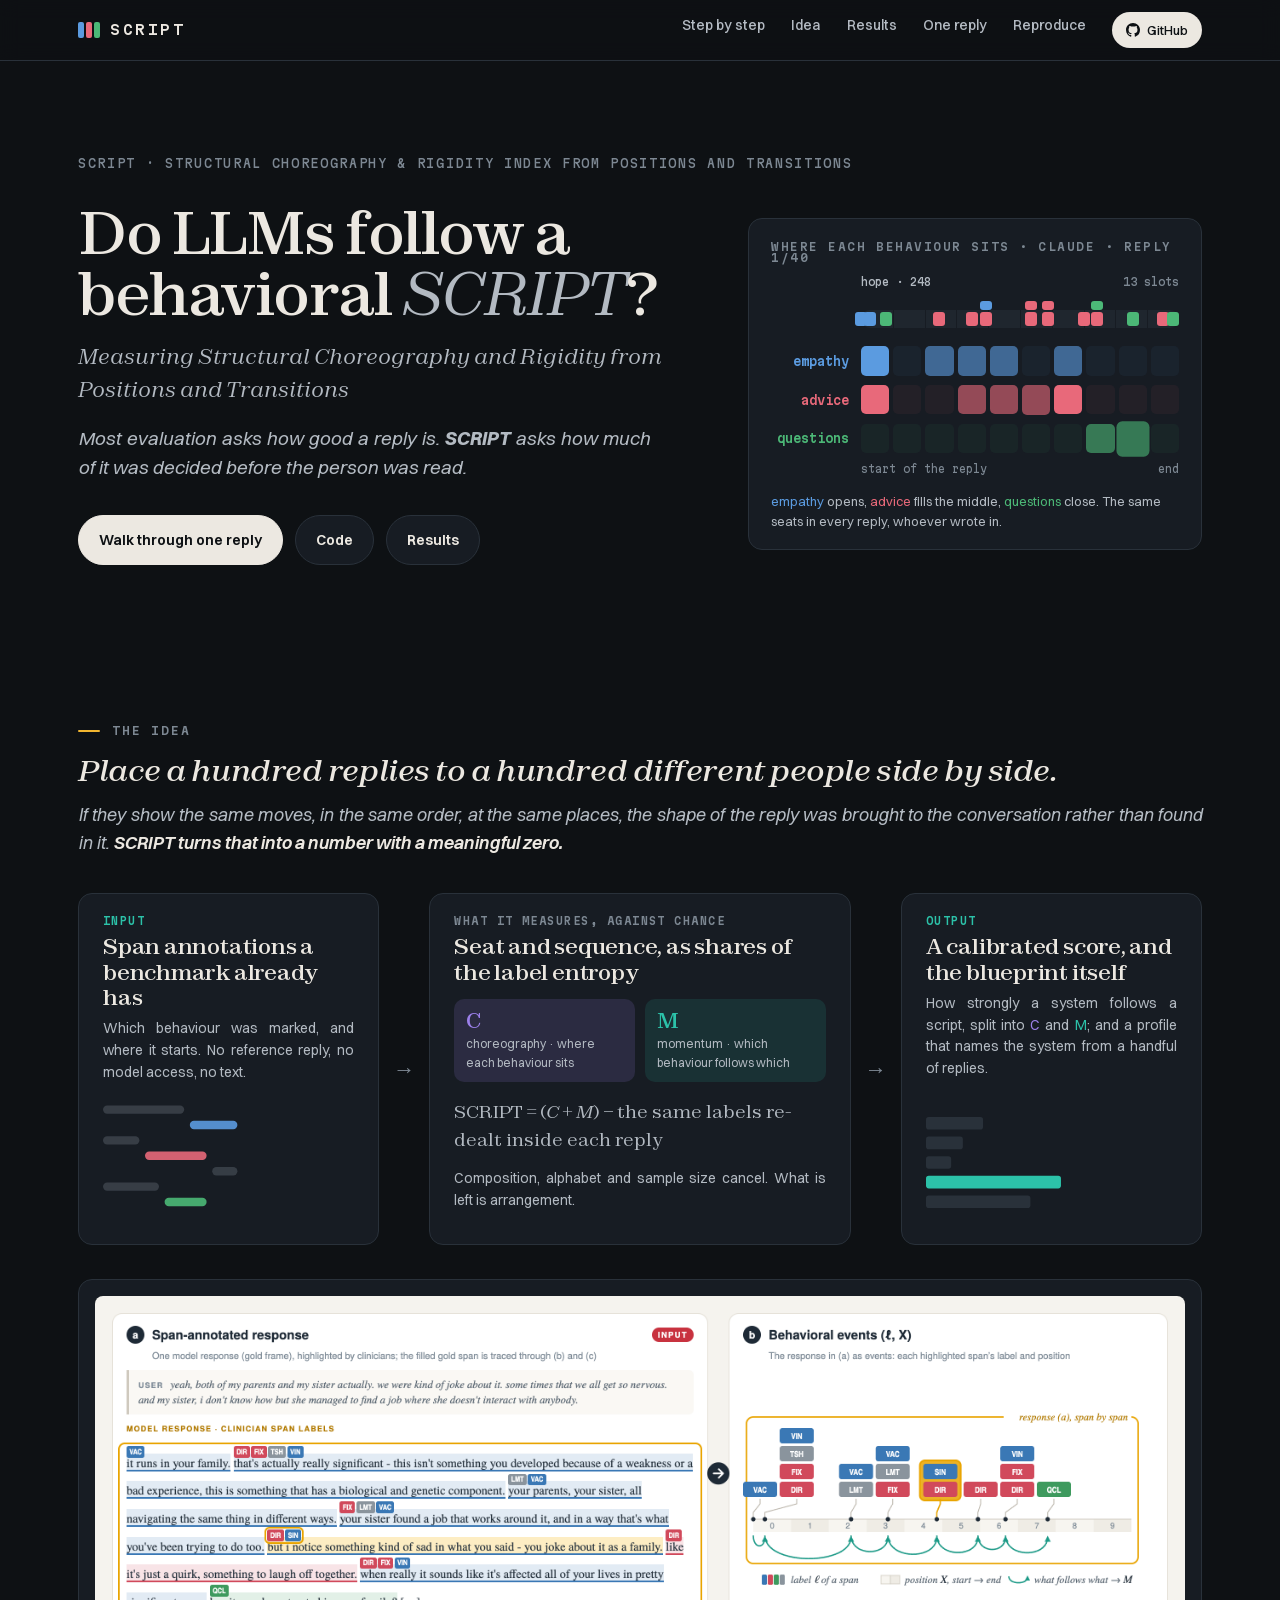
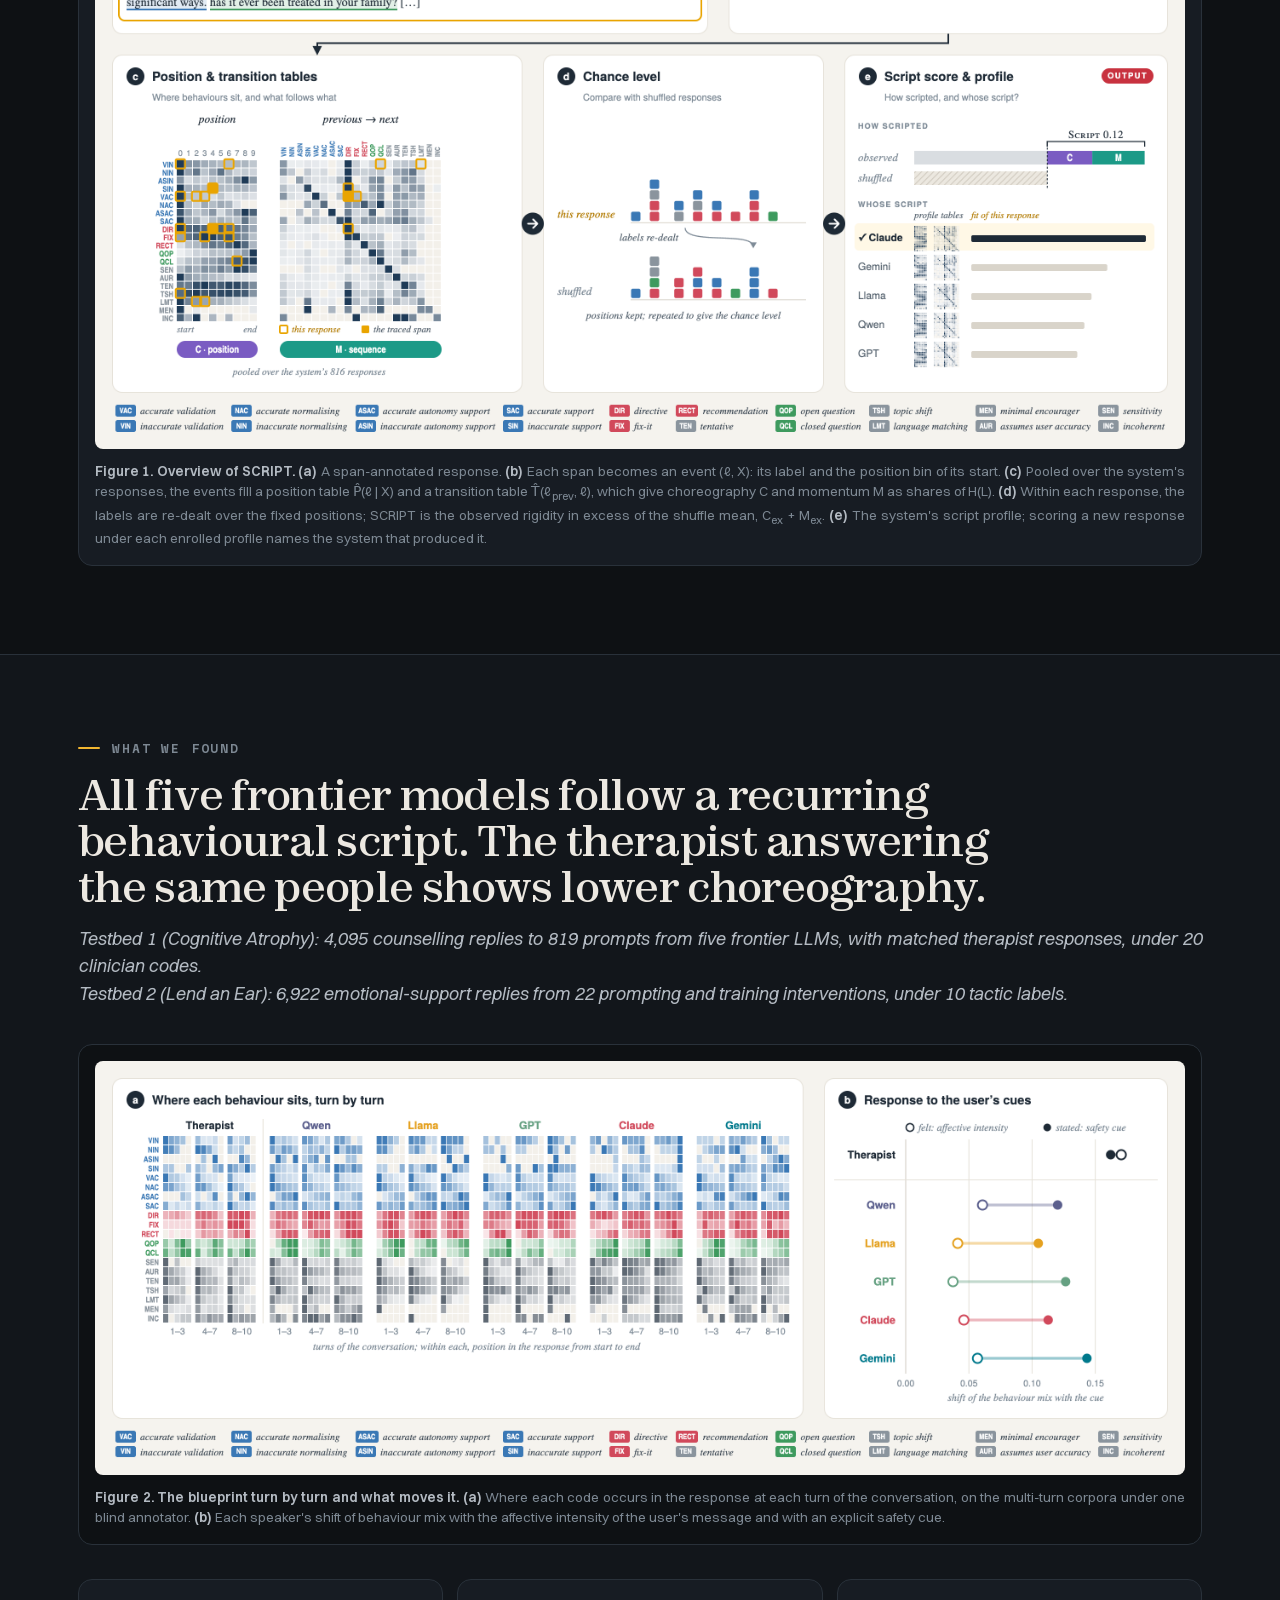
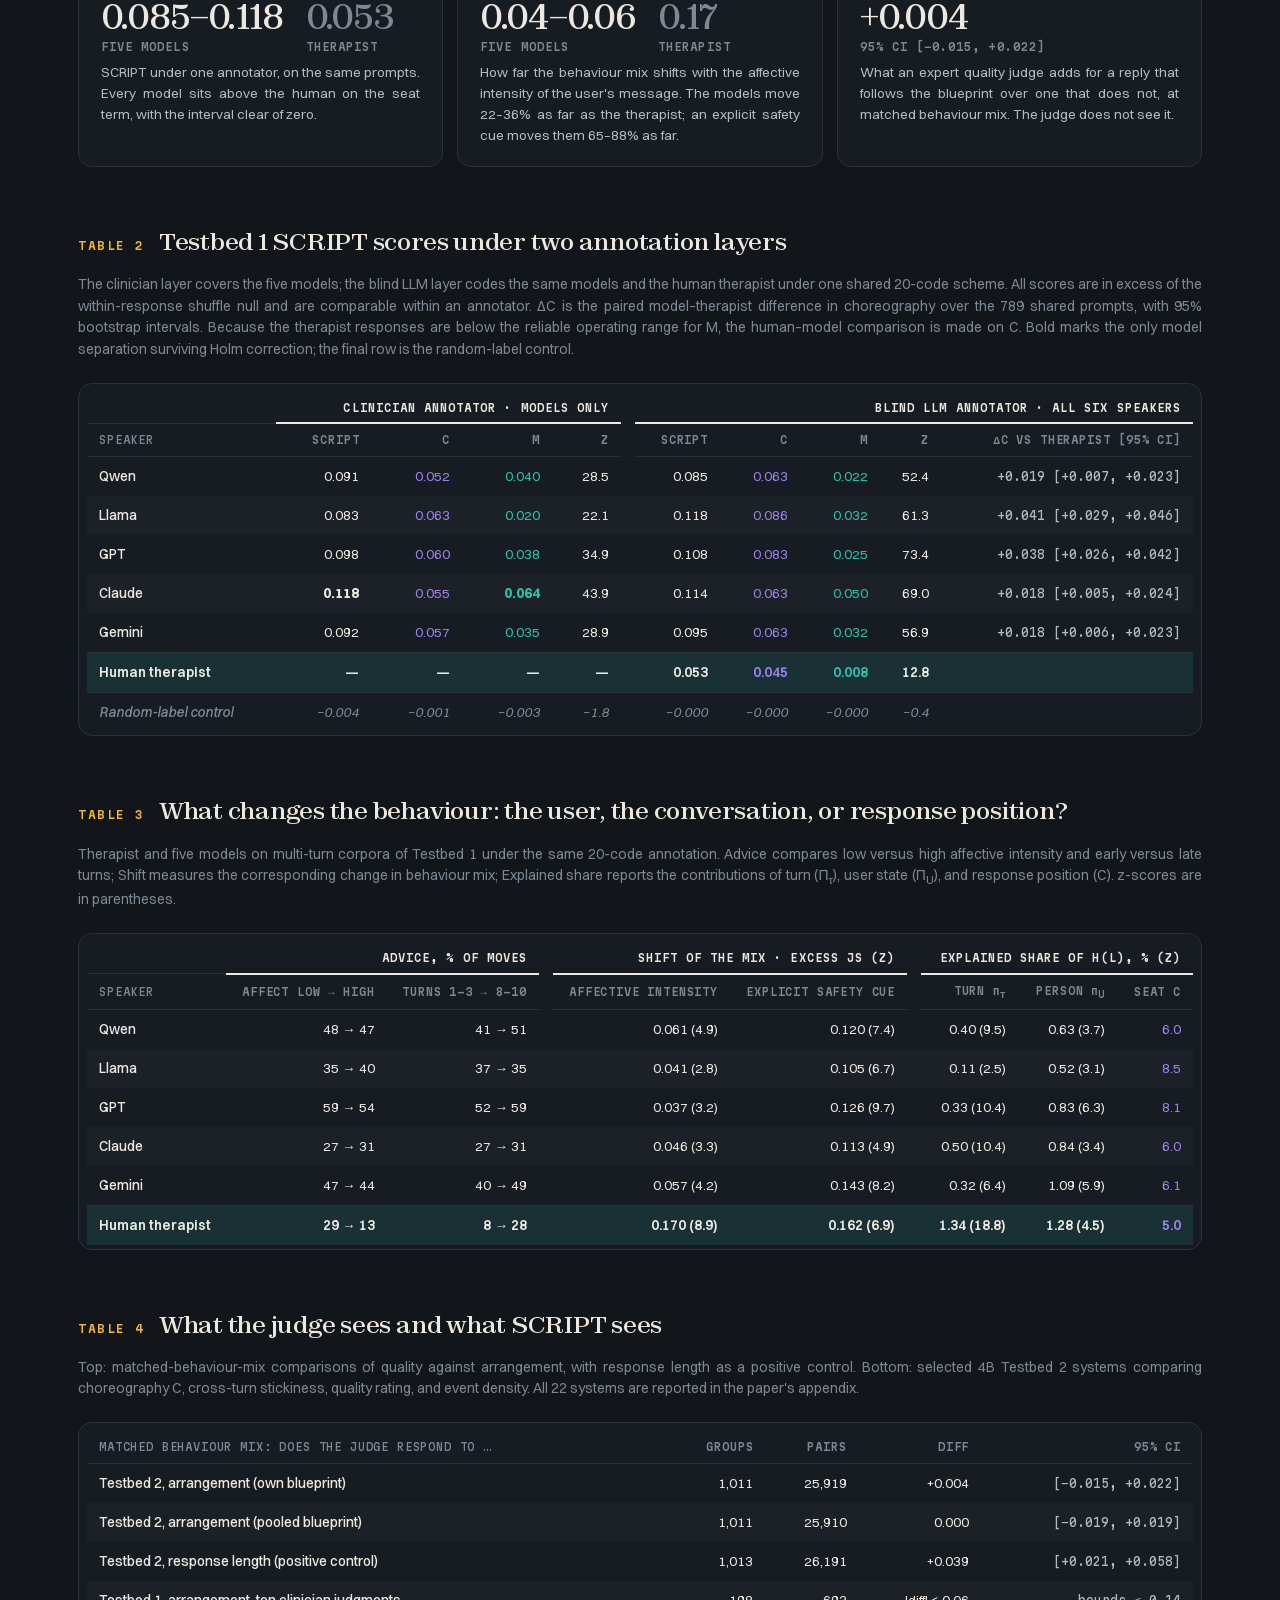
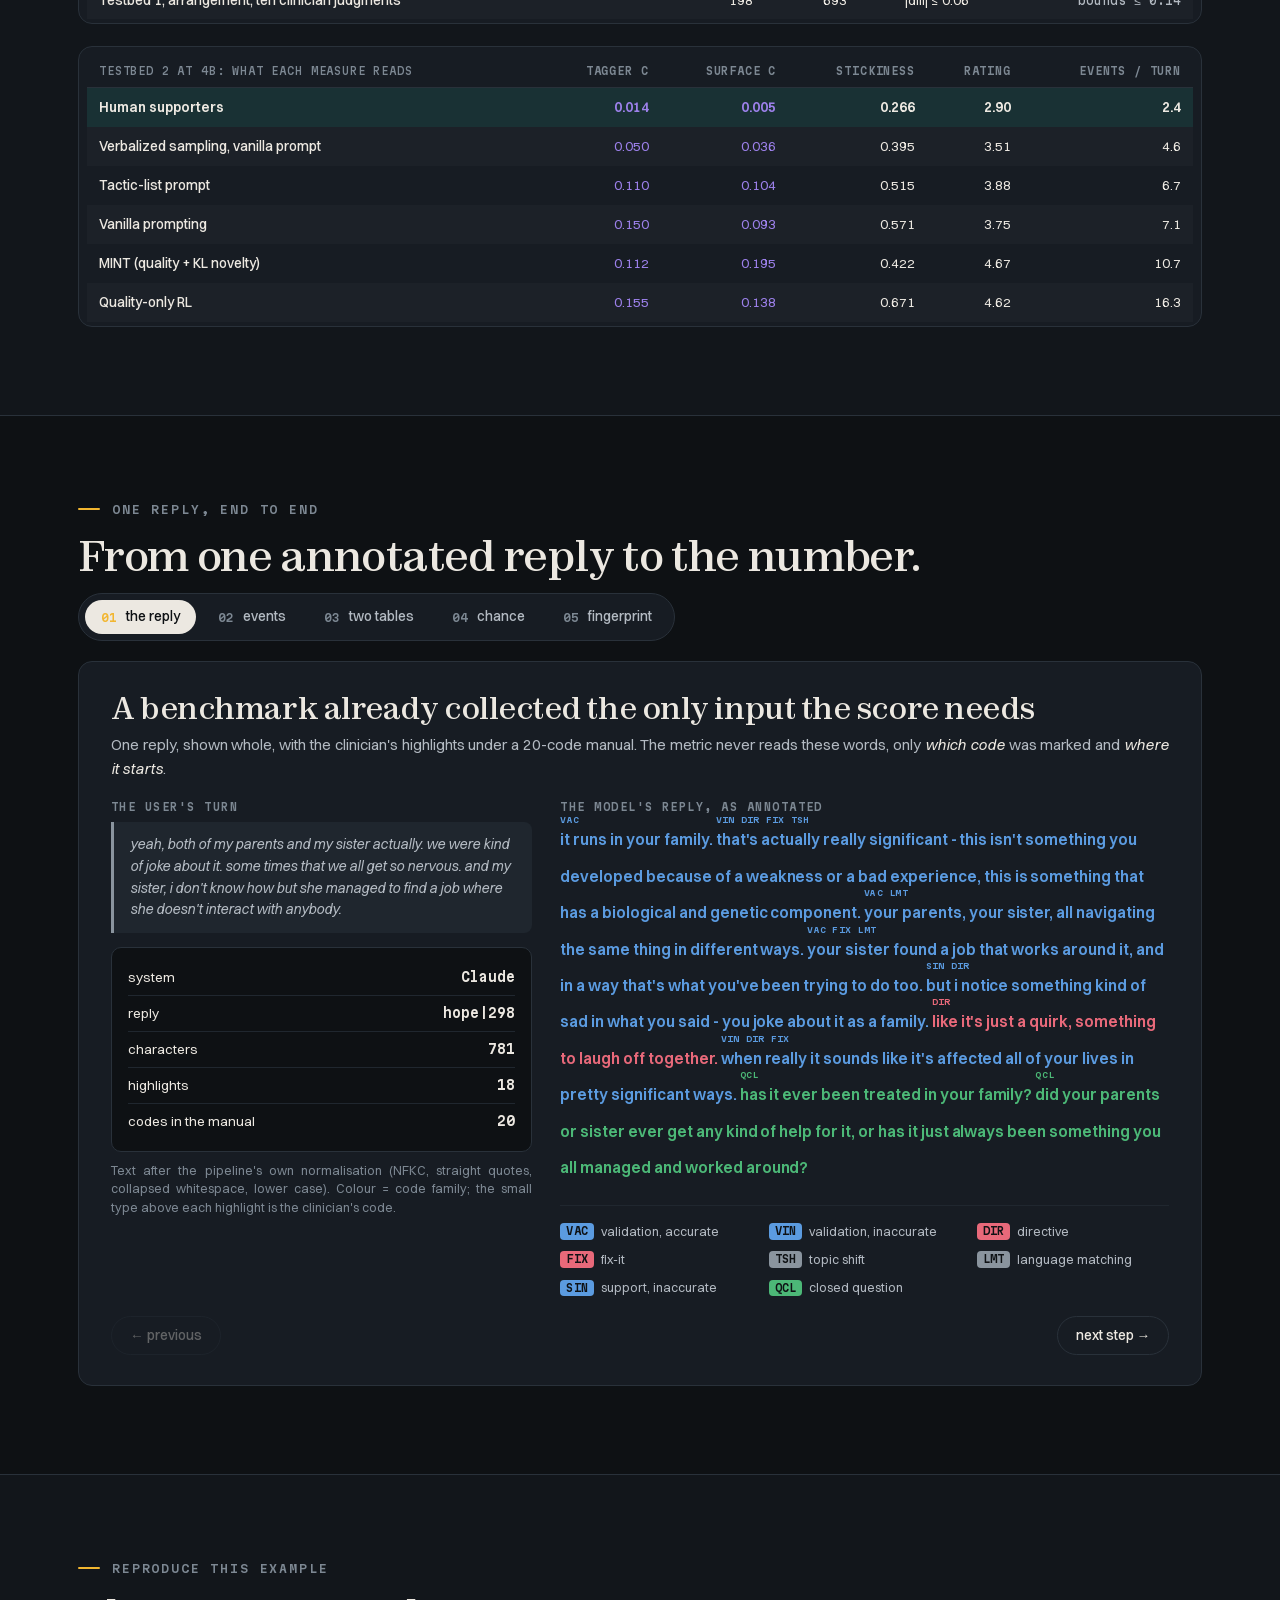
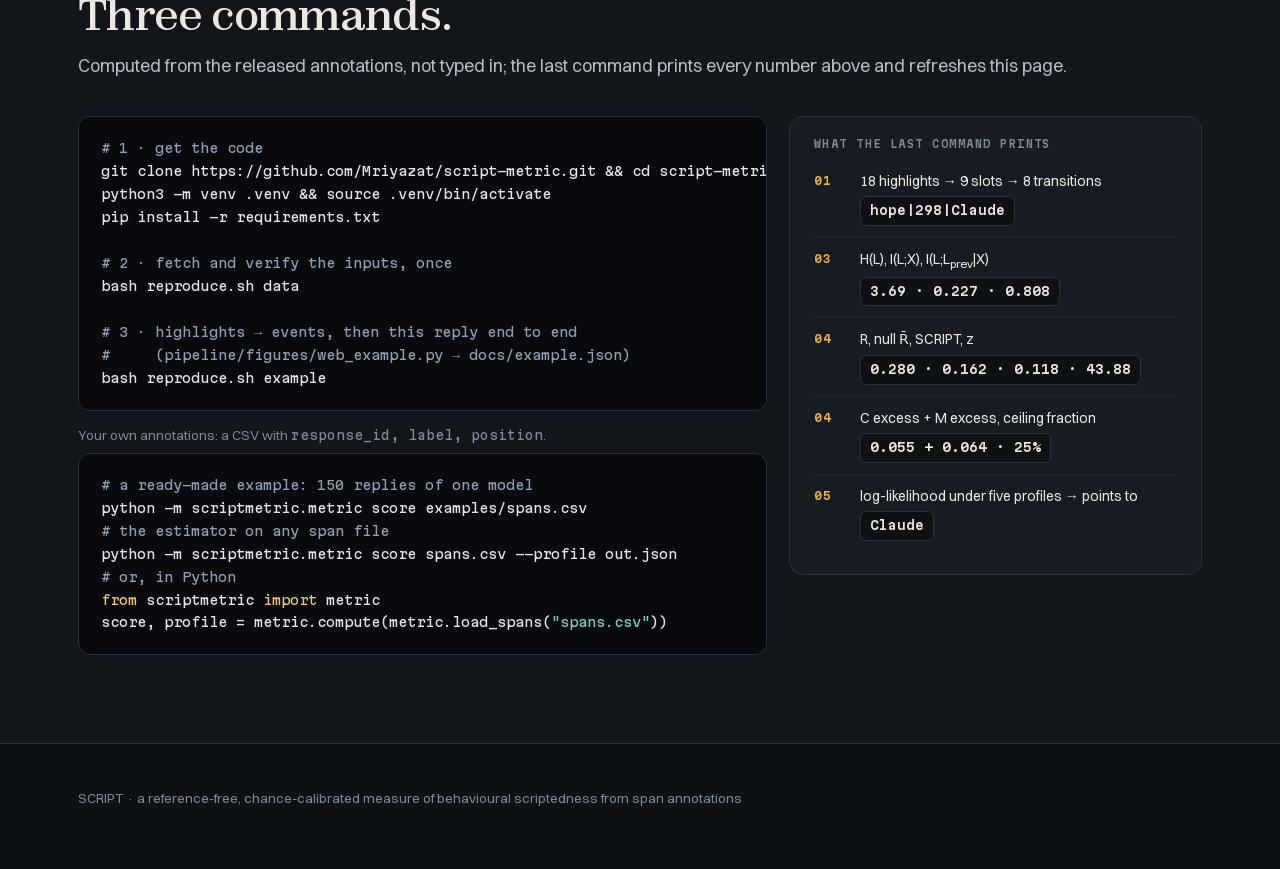
<file: docs/project.html>
<!doctype html>
<html lang="en">
<head>
<meta charset="utf-8">
<meta name="viewport" content="width=device-width, initial-scale=1">
<title>Do LLMs Follow a Behavioral SCRIPT? Measuring Structural Choreography and Rigidity from Positions and Transitions</title>
<meta name="description" content="SCRIPT is a reference-free, chance-calibrated measure of how much of a reply's behaviour was fixed by where it sits and what came before, rather than by the person it answers.">
<meta property="og:title" content="Do LLMs Follow a Behavioral SCRIPT? Measuring Structural Choreography and Rigidity from Positions and Transitions">
<meta property="og:description" content="How much of a reply was decided before the person was read.">
<meta property="og:image" content="https://mriyazat.github.io/script-metric/assets/script_method_figure.png">
<meta name="theme-color" content="#0E1114">
<link rel="preload" href="assets/fonts/zodiak-variable.woff2" as="font" type="font/woff2" crossorigin>
<link rel="preload" href="assets/fonts/switzer-variable.woff2" as="font" type="font/woff2" crossorigin>
<link rel="stylesheet" href="assets/fonts/fonts.css">
<style>
:root{
  --bg:#0E1114; --band:#12161B; --card:#171C23; --ink:#ECE8E1; --ink2:#B3BAC2; --mute:#7D8893;
  --hair:#29313A; --hair2:#20272F; --rail:#1F262E;
  --emp:#5B9BE0; --adv:#E8697A; --que:#4CB877; --oth:#8A949E;
  --C:#9C80EA; --M:#2CC2A9; --gold:#F2B630; --on-g:#0E1114;
  --emp-soft:rgba(91,155,224,.14); --adv-soft:rgba(232,105,122,.14); --que-soft:rgba(76,184,119,.14); --C-soft:rgba(156,128,234,.15); --M-soft:rgba(44,194,169,.13);
  --display:"Zodiak",Georgia,serif; --body:"Switzer",-apple-system,BlinkMacSystemFont,"Segoe UI",sans-serif; --mono:"Martian Mono",ui-monospace,SFMono-Regular,Menlo,monospace;
  --r:14px;
  color-scheme:dark;
}
*{box-sizing:border-box}
html{scroll-behavior:smooth;font-variation-settings:"wdth" 87.5}
::selection{background:rgba(44,194,169,.35)}
body{margin:0;background:var(--bg);color:var(--ink);font-family:var(--body);font-size:16px;line-height:1.55;-webkit-font-smoothing:antialiased}
a{color:inherit}
img{max-width:100%;display:block}
.serif{font-family:var(--display)}
.mono{font-family:var(--mono)}
.wrap{max-width:1180px;margin:0 auto;padding:0 28px}
section{padding:88px 0}
.eyebrow{font:600 11.5px/1 var(--mono);letter-spacing:.16em;text-transform:uppercase;color:var(--mute);display:flex;align-items:center;gap:12px;margin-bottom:18px}
.eyebrow::before{content:"";width:22px;height:2px;background:var(--gold);border-radius:1px}
h2{font-family:var(--display);font-weight:500;font-size:clamp(28px,3.4vw,42px);line-height:1.1;letter-spacing:-.015em;margin:0 0 14px;text-wrap:balance}
.lede{font-size:18px;color:var(--ink2);max-width:62ch;margin:0 0 36px}
.lede b{color:var(--ink);font-weight:600}
.oneline{font-style:italic;font-size:clamp(22px,2.3vw,31px)}
@media (min-width:900px){.oneline{white-space:nowrap}}
.lede.just{font-style:italic;max-width:none}
p,.cap,.dek,.note{text-align:justify;-webkit-hyphens:auto;hyphens:auto;text-wrap:pretty}
.card{background:var(--card);border:1px solid var(--hair);border-radius:var(--r);padding:22px 24px}
.cap{font-size:13.5px;color:var(--mute);line-height:1.5;margin-top:12px}
.cap b{color:var(--ink2);font-weight:600}
.chip{display:inline-block;font:600 10.5px/1 var(--mono);padding:3px 6px;border-radius:4px;color:var(--on-g);letter-spacing:.02em;vertical-align:middle}
.g-empathy{background:var(--emp)}.g-advice{background:var(--adv)}.g-questions{background:var(--que)}.g-other{background:var(--oth)}
.t-empathy{color:var(--emp)}.t-advice{color:var(--adv)}.t-questions{color:var(--que)}.t-other{color:var(--oth)}
.tC{color:var(--C)}.tM{color:var(--M)}
.num{font-family:var(--mono);font-variant-numeric:tabular-nums}

/* ---------------- nav ---------------- */
nav.top{position:sticky;top:0;z-index:20;background:rgba(14,17,20,.82);backdrop-filter:saturate(1.4) blur(10px);border-bottom:1px solid var(--hair)}
nav.top .wrap{display:flex;align-items:center;justify-content:space-between;height:60px}
.brand{display:flex;align-items:center;gap:10px;text-decoration:none}
.brand .mark{display:flex;gap:2px}
.brand .mark i{display:block;width:6px;height:16px;border-radius:2px}
.brand b{font:600 14px/1 var(--mono);letter-spacing:.18em}
nav.top ul{display:flex;gap:26px;list-style:none;margin:0;padding:0}
nav.top li a{text-decoration:none;font-size:14px;color:var(--ink2);font-weight:500}
nav.top li a:hover{color:var(--ink)}
nav.top li a.gh{display:inline-flex;align-items:center;gap:7px;background:var(--ink);color:var(--bg);padding:8px 14px;border-radius:999px;font-size:13px}
@media (max-width:760px){nav.top li:not(:last-child){display:none}}

/* ---------------- hero ---------------- */
.hero{padding:96px 0 72px}
.hero .grid{display:grid;grid-template-columns:1.15fr .85fr;gap:56px;align-items:center}
.hero h1{font-family:var(--display);font-weight:500;font-size:clamp(40px,5.4vw,68px);line-height:1.02;letter-spacing:-.025em;margin:0 0 22px;text-wrap:balance}
.hero h1 em{font-style:italic;font-weight:400;color:var(--ink2)}
.hero p{font-size:19px;color:var(--ink2);max-width:52ch;margin:0 0 32px}
.hero .sub{font:500 12px/1 var(--mono);letter-spacing:.14em;text-transform:uppercase;color:var(--mute);margin-bottom:22px}
.btns{display:flex;gap:12px;flex-wrap:wrap}
.btn{display:inline-flex;align-items:center;gap:9px;padding:13px 20px;border-radius:999px;text-decoration:none;font-weight:600;font-size:14.5px;border:1px solid var(--ink);color:var(--ink);transition:transform .15s,background .15s}
.btn:hover{transform:translateY(-1px)}
.btn.dark{background:var(--ink);color:var(--bg)}
.btn.ghost{border-color:var(--hair);background:var(--card)}
.seatviz{background:var(--card);border:1px solid var(--hair);border-radius:var(--r);padding:22px 22px 18px;position:relative;overflow:hidden}
.seatviz h4{margin:0 0 14px;font:600 11px/1 var(--mono);letter-spacing:.14em;text-transform:uppercase;color:var(--mute)}
.seatviz .rows{display:grid;grid-template-columns:78px 1fr;gap:9px 12px;align-items:center}
.seatviz .lab{font:600 12px/1 var(--mono);text-align:right}
.seatviz .cells{display:grid;grid-template-columns:repeat(10,1fr);gap:4px}
.seatviz .cells i{display:block;aspect-ratio:1/1.05;border-radius:5px;transform-origin:center;opacity:var(--o);animation:pop .6s cubic-bezier(.2,.8,.2,1) both}
.seatviz .axis{grid-column:2;display:flex;justify-content:space-between;font:400 10.5px/1 var(--mono);color:var(--mute);margin-top:2px}
.seatviz .foot{margin-top:16px;font-size:13px;color:var(--ink2)}
@keyframes pop{from{opacity:0;transform:scale(.5)}to{opacity:var(--o);transform:scale(1)}}
.seatviz .cells i{animation:none;opacity:.06;transition:opacity .35s ease,transform .25s ease}
.seatviz .cells i.hit{transform:scale(1.18)}
.strip-wrap{margin:0 0 18px 90px}
.strip-lab{display:flex;justify-content:space-between;font:500 10.5px/1 var(--mono);color:var(--mute);margin-bottom:22px;min-height:11px}
.strip-lab span:first-child{color:var(--ink2)}
.strip{position:relative;height:18px;border-radius:9px;background:var(--rail)}
.strip>b{position:absolute;top:0;bottom:0;width:10%;border-left:1px solid var(--card);pointer-events:none}
.strip>b:first-child{border-left:0}
.strip .sl{position:absolute;bottom:2px;width:12px;display:flex;flex-direction:column-reverse;gap:2px;animation:rise .4s cubic-bezier(.2,.8,.2,1) both}
.strip .sl i{display:block;height:14px;border-radius:3px;box-shadow:0 1px 0 rgba(0,0,0,.08);transition:opacity .3s}
.strip .sl i+i{height:9px}
@keyframes rise{from{opacity:0;transform:translateY(8px)}to{opacity:1;transform:none}}
.seatviz .fly{position:absolute;border-radius:3px;opacity:.95;z-index:3;pointer-events:none;transition:transform .5s cubic-bezier(.3,.7,.3,1),opacity .5s}
@media (max-width:900px){.strip-wrap{margin-left:90px}}
.hero h1{font-size:clamp(38px,4.8vw,60px)}
.hero .sub{margin-bottom:34px}
@media (max-width:900px){.hero .grid{grid-template-columns:1fr;gap:34px}}

/* ---------------- idea ---------------- */
.flow{display:grid;grid-template-columns:1fr auto 1.4fr auto 1fr;gap:14px;align-items:stretch;margin-bottom:34px}
.flow .arrow{align-self:center;color:var(--mute);font-size:22px}
.flow .card{display:flex;flex-direction:column;gap:8px}
.flow .k{font:600 10.5px/1 var(--mono);letter-spacing:.14em;text-transform:uppercase}
.flow .k.in{color:var(--M)}.flow .k.out{color:var(--M)}.flow .k.mid{color:var(--mute)}
.flow h3{margin:0;font-family:var(--display);font-weight:500;font-size:22px;line-height:1.15;letter-spacing:-.01em}
.flow p{margin:0;font-size:14px;color:var(--ink2)}
.flow .glyph{margin-top:auto;padding-top:14px}
.flow .terms{display:flex;gap:10px;margin-top:6px}
.term{flex:1;border-radius:10px;padding:10px 12px}
.term b{display:block;font-family:var(--display);font-size:22px;font-weight:500;line-height:1}
.term span{font-size:12px;display:block;margin-top:4px;color:var(--ink2)}
.term.C{background:var(--C-soft)}.term.C b{color:var(--C)}
.term.M{background:var(--M-soft)}.term.M b{color:var(--M)}
.eqline{font-family:var(--display);font-size:18px;color:var(--ink2);margin-top:8px}
.eqline i{font-style:italic}
@media (max-width:900px){.flow{grid-template-columns:1fr}.flow .arrow{transform:rotate(90deg);justify-self:center}}
.figure{background:var(--card);border:1px solid var(--hair);border-radius:var(--r);padding:16px}
.figure img{border-radius:8px}

/* ---------------- stats ---------------- */
.stats{display:grid;grid-template-columns:repeat(3,1fr);gap:14px;margin:34px 0 0}
.stat{background:var(--card);border:1px solid var(--hair);border-radius:var(--r);padding:20px 22px}
.stat .big{font-family:var(--display);font-size:34px;font-weight:500;letter-spacing:-.02em;line-height:1;white-space:nowrap}
.stat .big small{font-size:18px;color:var(--mute);font-weight:400}
.stat .vs{display:flex;flex-wrap:wrap;align-items:flex-start;gap:12px 22px}
.stat .vs>div:nth-child(2) .big{color:var(--mute)}
.stat .lbl{font:600 10.5px/1 var(--mono);letter-spacing:.1em;text-transform:uppercase;color:var(--mute);margin-top:8px}
.stat p{margin:10px 0 0;font-size:13.5px;color:var(--ink2)}
@media (max-width:900px){.stats{grid-template-columns:1fr}}

/* ---------------- tables ---------------- */
.tbl{overflow-x:auto;background:var(--card);border:1px solid var(--hair);border-radius:var(--r);padding:8px 8px 4px;margin-top:22px}
table.res{border-collapse:collapse;width:100%;font-size:13.5px;font-variant-numeric:tabular-nums}
table.res th,table.res td{padding:9px 12px;text-align:right;white-space:nowrap}
table.res th{font:600 10.5px/1.3 var(--mono);letter-spacing:.08em;text-transform:uppercase;color:var(--mute);border-bottom:1px solid var(--hair)}
table.res th.grp{border-bottom:2px solid var(--ink);color:var(--ink);letter-spacing:.1em;padding-bottom:8px}
table.res th.gap,table.res td.gap{width:14px;padding:0;border:0}
table.res td:first-child,table.res th:first-child{text-align:left;font-weight:500}
table.res tbody tr:nth-child(even) td{background:rgba(255,255,255,.025)}
table.res tr.hum td{border-top:1px solid var(--hair);font-weight:600;background:var(--M-soft)!important}
table.res tr.ctrl td{border-top:1px solid var(--hair);color:var(--mute);font-style:italic}
table.res td.hi{font-weight:700;color:var(--ink)}
table.res td.C{color:var(--C)}table.res td.M{color:var(--M)}
table.res td.ci{font-family:var(--mono);font-size:12px;color:var(--ink2)}
table.res tr.sec td{background:var(--hair2)!important;font:600 11px/1 var(--mono);letter-spacing:.1em;text-transform:uppercase;color:var(--ink2);text-align:left;padding:10px 12px}
.tabhead{display:flex;align-items:baseline;gap:14px;flex-wrap:wrap;margin-top:56px}
.tabhead .n{font:600 11px/1 var(--mono);letter-spacing:.14em;text-transform:uppercase;color:var(--gold)}
.tabhead h3{margin:0;font-family:var(--display);font-weight:500;font-size:24px;letter-spacing:-.01em}
.tabhead p{margin:0;font-size:14px;color:var(--mute);flex-basis:100%}

/* ---------------- walkthrough ---------------- */
.steps{display:flex;gap:6px;background:var(--card);border:1px solid var(--hair);border-radius:999px;padding:6px;width:max-content;max-width:100%;overflow-x:auto;margin-bottom:20px}
.steps button{border:0;background:transparent;font:500 13.5px/1 var(--body);color:var(--ink2);padding:10px 16px;border-radius:999px;cursor:pointer;display:flex;gap:9px;align-items:center;white-space:nowrap}
.steps button b{font:600 11px/1 var(--mono);color:var(--mute)}
.steps button[aria-selected="true"]{background:var(--ink);color:var(--bg)}
.steps button[aria-selected="true"] b{color:var(--gold)}
.stage{background:var(--card);border:1px solid var(--hair);border-radius:var(--r);padding:30px 32px;min-height:520px;display:none}
.stage.on{display:block;animation:fade .3s ease}
@keyframes fade{from{opacity:0;transform:translateY(6px)}to{opacity:1;transform:none}}
.stage h3{font-family:var(--display);font-weight:500;font-size:clamp(22px,2.4vw,30px);line-height:1.12;letter-spacing:-.015em;margin:0 0 8px;text-wrap:balance}
.stage .dek{color:var(--ink2);font-size:15px;margin:0 0 22px}
.stage .dek em{font-style:italic;color:var(--ink)}
.two{display:grid;grid-template-columns:minmax(0,.9fr) minmax(0,1.3fr);gap:28px}
.two.even{grid-template-columns:1fr 1fr}
@media (max-width:900px){.two,.two.even{grid-template-columns:1fr}}
.h6{font:600 10.5px/1 var(--mono);letter-spacing:.14em;text-transform:uppercase;color:var(--mute);margin:0 0 10px}
.quote{background:var(--rail);border-left:3px solid var(--oth);padding:12px 16px;font-size:14px;line-height:1.55;color:var(--ink2);font-style:italic;border-radius:0 8px 8px 0}
.reply{font-size:15.5px;line-height:2.35;letter-spacing:-.002em}
.reply .sp{font-weight:600;position:relative}
.reply .none{color:var(--mute)}
.reply .tag{position:absolute;top:-14px;left:0;font:600 8.5px/1 var(--mono);letter-spacing:.03em;white-space:nowrap}
.gloss{display:grid;grid-template-columns:repeat(auto-fill,minmax(180px,1fr));gap:9px 16px;margin-top:18px;padding-top:16px;border-top:1px solid var(--hair2)}
.gloss div{font-size:12.5px;color:var(--ink2);display:flex;gap:7px;align-items:center}
.kv{display:flex;justify-content:space-between;gap:12px;font-size:13.5px;padding:7px 0;border-bottom:1px solid var(--hair2)}
.kv:last-child{border-bottom:0}
.kv span:last-child{font-family:var(--mono);font-weight:600;font-variant-numeric:tabular-nums}
.panel{border:1px solid var(--hair);background:var(--bg);border-radius:10px;padding:12px 16px}
.panel.win{background:var(--M-soft);border-color:var(--M)}
.note{font-size:12.5px;line-height:1.5;color:var(--mute)}
.big{font-family:var(--display);font-weight:500;font-size:52px;letter-spacing:-.02em;line-height:1;font-variant-numeric:tabular-nums}
table.ev{border-collapse:collapse;font:400 12px/1 var(--mono);font-variant-numeric:tabular-nums;width:100%}
table.ev th{font:600 9.5px/1 var(--mono);letter-spacing:.1em;text-transform:uppercase;color:var(--mute);text-align:right;padding:0 8px 8px;border-bottom:1px solid var(--hair)}
table.ev td{padding:4px 8px;text-align:right;color:var(--ink2)}
table.ev td.c{text-align:left}
table.ev tr.slotstart td{border-top:1px solid var(--hair2)}
@media (max-width:560px){.evgrid{grid-template-columns:1fr!important}}
.eq{font-family:var(--display);font-size:17px;line-height:1.9;color:var(--ink)}
.eq i{font-style:italic}.eq sub{font-size:.68em;font-style:normal}
.heat{display:grid;gap:1px;background:var(--hair2);padding:1px;width:max-content}
.heat i{display:block;width:14px;height:13px;background:var(--card)}
.hlab{font:600 9px/13px var(--mono);width:34px;text-align:right;padding-right:5px}
.hrow{display:flex;align-items:center}
.heatwrap{overflow-x:auto}
.smallcap{font-size:11px;color:var(--mute);margin-top:8px}
.heatwrap .smallcap{max-width:300px}
.nextprev{display:flex;justify-content:space-between;margin-top:18px}
.nextprev button{border:1px solid var(--hair);background:var(--card);border-radius:999px;padding:10px 18px;font:500 13.5px var(--body);cursor:pointer;color:var(--ink)}
.nextprev button:disabled{opacity:.35;cursor:default}

/* ---------------- reproduce ---------------- */
pre{margin:0;background:#080A0D;border:1px solid var(--hair);color:#E3E7EC;border-radius:12px;padding:20px 22px;font:13.5px/1.7 var(--mono);overflow-x:auto}
pre .c{color:#8DA0B3}pre .k{color:#F2C46D}pre .o{color:#7FD1C1}
.repro{display:grid;grid-template-columns:1.25fr .75fr;gap:22px;align-items:start}
.repro>*,.two>*,.threecol>*,.flow>*{min-width:0}
@media (max-width:900px){.repro{grid-template-columns:1fr}}
.map{display:flex;flex-direction:column;gap:0}
.map .row{display:grid;grid-template-columns:34px 1fr;gap:4px 12px;align-items:center;padding:11px 0;border-bottom:1px solid var(--hair2);font-size:14px}
.map .row:last-child{border-bottom:0}
.map .row b.n{font:600 11px/1 var(--mono);color:var(--gold);letter-spacing:.1em;grid-row:span 2;align-self:start;margin-top:4px}
.map .row .v{font:600 12.5px/1.4 var(--mono);color:var(--ink);background:var(--bg);border:1px solid var(--hair);padding:5px 9px;border-radius:6px;justify-self:start}
footer{padding:44px 0 60px;border-top:1px solid var(--hair);color:var(--mute);font-size:13.5px}
footer .wrap{display:flex;justify-content:space-between;gap:20px;flex-wrap:wrap}
footer a{color:var(--ink2)}
@media (prefers-reduced-motion:reduce){*{animation:none!important;transition:none!important}}
</style>
</head>
<body>

<nav class="top"><div class="wrap">
  <a class="brand" href="#top" aria-label="SCRIPT">
    <span class="mark"><i style="background:var(--emp)"></i><i style="background:var(--adv)"></i><i style="background:var(--que)"></i></span>
    <b>SCRIPT</b>
  </a>
  <ul>
    <li><a href="index.html">Step by step</a></li>
    <li><a href="#idea">Idea</a></li>
    <li><a href="#results">Results</a></li>
    <li><a href="#example">One reply</a></li>
    <li><a href="#reproduce">Reproduce</a></li>
    <li><a class="gh" href="https://github.com/Mriyazat/script-metric"><svg width="14" height="14" viewBox="0 0 16 16" fill="currentColor"><path d="M8 0C3.58 0 0 3.58 0 8c0 3.54 2.29 6.53 5.47 7.59.4.07.55-.17.55-.38 0-.19-.01-.82-.01-1.49-2.01.37-2.53-.49-2.69-.94-.09-.23-.48-.94-.82-1.13-.28-.15-.68-.52-.01-.53.63-.01 1.08.58 1.23.82.72 1.21 1.87.87 2.33.66.07-.52.28-.87.51-1.07-1.78-.2-3.64-.89-3.64-3.95 0-.87.31-1.59.82-2.15-.08-.2-.36-1.02.08-2.12 0 0 .67-.21 2.2.82.64-.18 1.32-.27 2-.27.68 0 1.36.09 2 .27 1.53-1.04 2.2-.82 2.2-.82.44 1.1.16 1.92.08 2.12.51.56.82 1.27.82 2.15 0 3.07-1.87 3.75-3.65 3.95.29.25.54.73.54 1.48 0 1.07-.01 1.93-.01 2.2 0 .21.15.46.55.38A8.01 8.01 0 0 0 16 8c0-4.42-3.58-8-8-8z"/></svg>GitHub</a></li>
  </ul>
</div></nav>

<!-- ================================================================ hero -->
<header class="hero" id="top"><div class="wrap">
  <div class="sub">SCRIPT · Structural Choreography &amp; Rigidity Index from Positions and Transitions</div>
  <div class="grid">
  <div>
    <h1>Do LLMs follow a behavioral <em>SCRIPT</em>?</h1>
    <p style="font-family:var(--display);font-style:italic;font-size:1.3em;margin:-6px 0 18px;text-align:left">Measuring Structural Choreography and Rigidity from Positions and Transitions</p>
    <p style="font-style:italic">Most evaluation asks how good a reply is. <b>SCRIPT</b> asks how much of it was decided before the person was read.</p>
    <div class="btns">
      <a class="btn dark" href="#example">Walk through one reply</a>
      <a class="btn ghost" href="https://github.com/Mriyazat/script-metric">Code</a>
      <a class="btn ghost" href="#results">Results</a>
    </div>
  </div>
  <div class="seatviz" id="seatviz"></div>
  </div>
</div></header>

<!-- ================================================================ idea -->
<section id="idea"><div class="wrap">
  <div class="eyebrow">the idea</div>
  <h2 class="oneline">Place a hundred replies to a hundred different people side by side.</h2>
  <p class="lede just">If they show the same moves, in the same order, at the same places, the shape of the reply was brought to the conversation rather than found in it. <b>SCRIPT turns that into a number with a meaningful zero.</b></p>

  <div class="flow">
    <div class="card">
      <div class="k in">input</div>
      <h3>Span annotations a benchmark already has</h3>
      <p>Which behaviour was marked, and where it starts. No reference reply, no model access, no text.</p>
      <div class="glyph" id="glyph-in"></div>
    </div>
    <div class="arrow">→</div>
    <div class="card">
      <div class="k mid">what it measures, against chance</div>
      <h3>Seat and sequence, as shares of the label entropy</h3>
      <div class="terms">
        <div class="term C"><b>C</b><span>choreography · where each behaviour sits</span></div>
        <div class="term M"><b>M</b><span>momentum · which behaviour follows which</span></div>
      </div>
      <div class="eqline">SCRIPT = (<i>C</i> + <i>M</i>) − the same labels re-dealt inside each reply</div>
      <p style="margin-top:6px">Composition, alphabet and sample size cancel. What is left is arrangement.</p>
    </div>
    <div class="arrow">→</div>
    <div class="card">
      <div class="k out">output</div>
      <h3>A calibrated score, and the blueprint itself</h3>
      <p>How strongly a system follows a script, split into <span class="tC">C</span> and <span class="tM">M</span>; and a profile that names the system from a handful of replies.</p>
      <div class="glyph" id="glyph-out"></div>
    </div>
  </div>

  <div class="figure">
    <img src="assets/script_method_figure.png" alt="Figure 1: from one annotated response to the score and the profile" loading="lazy">
    <div class="cap"><b>Figure 1. Overview of SCRIPT.</b> <b>(a)</b> A span-annotated response. <b>(b)</b> Each span becomes an event (ℓ, X): its label and the position bin of its start. <b>(c)</b> Pooled over the system's responses, the events fill a position table P̂(ℓ | X) and a transition table T̂(ℓ<sub>prev</sub>, ℓ), which give choreography C and momentum M as shares of H(L). <b>(d)</b> Within each response, the labels are re-dealt over the fixed positions; SCRIPT is the observed rigidity in excess of the shuffle mean, C<sub>ex</sub> + M<sub>ex</sub>. <b>(e)</b> The system's script profile; scoring a new response under each enrolled profile names the system that produced it.</div>
  </div>
</div></section>

<!-- ================================================================ results -->
<section id="results" style="background:var(--band);border-top:1px solid var(--hair);border-bottom:1px solid var(--hair)"><div class="wrap">
  <div class="eyebrow">what we found</div>
  <h2>All five frontier models follow a recurring behavioural script. The therapist answering the same people shows lower choreography.</h2>
  <p class="lede just">Testbed 1 (Cognitive Atrophy): 4,095 counselling replies to 819 prompts from five frontier LLMs, with matched therapist responses, under 20 clinician codes.<br>Testbed 2 (Lend an Ear): 6,922 emotional-support replies from 22 prompting and training interventions, under 10 tactic labels.</p>

  <div class="figure" style="background:var(--bg)">
    <img src="assets/script_listening_figure.png" alt="Figure 2: where each behaviour sits, turn by turn" loading="lazy">
    <div class="cap"><b>Figure 2. The blueprint turn by turn and what moves it.</b> <b>(a)</b> Where each code occurs in the response at each turn of the conversation, on the multi-turn corpora under one blind annotator. <b>(b)</b> Each speaker's shift of behaviour mix with the affective intensity of the user's message and with an explicit safety cue.</div>
  </div>

  <div class="stats">
    <div class="stat"><div class="vs"><div><div class="big">0.085–0.118</div><div class="lbl">five models</div></div><div><div class="big">0.053</div><div class="lbl">therapist</div></div></div><p>SCRIPT under one annotator, on the same prompts. Every model sits above the human on the seat term, with the interval clear of zero.</p></div>
    <div class="stat"><div class="vs"><div><div class="big">0.04–0.06</div><div class="lbl">five models</div></div><div><div class="big">0.17</div><div class="lbl">therapist</div></div></div><p>How far the behaviour mix shifts with the affective intensity of the user's message. The models move 22–36% as far as the therapist; an explicit safety cue moves them 65–88% as far.</p></div>
    <div class="stat"><div class="vs"><div><div class="big">+0.004</div><div class="lbl">95% CI [−0.015, +0.022]</div></div></div><p>What an expert quality judge adds for a reply that follows the blueprint over one that does not, at matched behaviour mix. The judge does not see it.</p></div>
  </div>

  <!-- Table 2 -->
  <div class="tabhead"><span class="n">table 2</span><h3>Testbed 1 SCRIPT scores under two annotation layers</h3>
    <p>The clinician layer covers the five models; the blind LLM layer codes the same models and the human therapist under one shared 20-code scheme. All scores are in excess of the within-response shuffle null and are comparable within an annotator. ΔC is the paired model–therapist difference in choreography over the 789 shared prompts, with 95% bootstrap intervals. Because the therapist responses are below the reliable operating range for M, the human–model comparison is made on C. Bold marks the only model separation surviving Holm correction; the final row is the random-label control.</p></div>
  <div class="tbl"><table class="res">
    <thead>
      <tr><th></th><th class="grp" colspan="4">Clinician annotator · models only</th><th class="gap"></th><th class="grp" colspan="5">Blind LLM annotator · all six speakers</th></tr>
      <tr><th>Speaker</th><th>SCRIPT</th><th>C</th><th>M</th><th>z</th><th class="gap"></th><th>SCRIPT</th><th>C</th><th>M</th><th>z</th><th>ΔC vs therapist [95% CI]</th></tr>
    </thead>
    <tbody>
      <tr><td>Qwen</td><td>0.091</td><td class="C">0.052</td><td class="M">0.040</td><td>28.5</td><td class="gap"></td><td>0.085</td><td class="C">0.063</td><td class="M">0.022</td><td>52.4</td><td class="ci">+0.019 [+0.007, +0.023]</td></tr>
      <tr><td>Llama</td><td>0.083</td><td class="C">0.063</td><td class="M">0.020</td><td>22.1</td><td class="gap"></td><td>0.118</td><td class="C">0.086</td><td class="M">0.032</td><td>61.3</td><td class="ci">+0.041 [+0.029, +0.046]</td></tr>
      <tr><td>GPT</td><td>0.098</td><td class="C">0.060</td><td class="M">0.038</td><td>34.9</td><td class="gap"></td><td>0.108</td><td class="C">0.083</td><td class="M">0.025</td><td>73.4</td><td class="ci">+0.038 [+0.026, +0.042]</td></tr>
      <tr><td>Claude</td><td class="hi">0.118</td><td class="C">0.055</td><td class="M hi">0.064</td><td>43.9</td><td class="gap"></td><td>0.114</td><td class="C">0.063</td><td class="M">0.050</td><td>69.0</td><td class="ci">+0.018 [+0.005, +0.024]</td></tr>
      <tr><td>Gemini</td><td>0.092</td><td class="C">0.057</td><td class="M">0.035</td><td>28.9</td><td class="gap"></td><td>0.095</td><td class="C">0.063</td><td class="M">0.032</td><td>56.9</td><td class="ci">+0.018 [+0.006, +0.023]</td></tr>
      <tr class="hum"><td>Human therapist</td><td>—</td><td>—</td><td>—</td><td>—</td><td class="gap"></td><td>0.053</td><td class="C">0.045</td><td class="M">0.008</td><td>12.8</td><td></td></tr>
      <tr class="ctrl"><td>Random-label control</td><td>−0.004</td><td>−0.001</td><td>−0.003</td><td>−1.8</td><td class="gap"></td><td>−0.000</td><td>−0.000</td><td>−0.000</td><td>−0.4</td><td></td></tr>
    </tbody>
  </table></div>

  <!-- Table 3 -->
  <div class="tabhead"><span class="n">table 3</span><h3>What changes the behaviour: the user, the conversation, or response position?</h3>
    <p>Therapist and five models on multi-turn corpora of Testbed 1 under the same 20-code annotation. Advice compares low versus high affective intensity and early versus late turns; Shift measures the corresponding change in behaviour mix; Explained share reports the contributions of turn (Π<sub>τ</sub>), user state (Π<sub>U</sub>), and response position (C). z-scores are in parentheses.</p></div>
  <div class="tbl"><table class="res">
    <thead>
      <tr><th></th><th class="grp" colspan="2">Advice, % of moves</th><th class="gap"></th><th class="grp" colspan="2">Shift of the mix · excess JS (z)</th><th class="gap"></th><th class="grp" colspan="3">Explained share of H(L), % (z)</th></tr>
      <tr><th>Speaker</th><th>affect low → high</th><th>turns 1–3 → 8–10</th><th class="gap"></th><th>affective intensity</th><th>explicit safety cue</th><th class="gap"></th><th>turn Π<sub>τ</sub></th><th>person Π<sub>U</sub></th><th>seat C</th></tr>
    </thead>
    <tbody>
      <tr><td>Qwen</td><td>48 → 47</td><td>41 → 51</td><td class="gap"></td><td>0.061 (4.9)</td><td>0.120 (7.4)</td><td class="gap"></td><td>0.40 (9.5)</td><td>0.63 (3.7)</td><td class="C">6.0</td></tr>
      <tr><td>Llama</td><td>35 → 40</td><td>37 → 35</td><td class="gap"></td><td>0.041 (2.8)</td><td>0.105 (6.7)</td><td class="gap"></td><td>0.11 (2.5)</td><td>0.52 (3.1)</td><td class="C">8.5</td></tr>
      <tr><td>GPT</td><td>59 → 54</td><td>52 → 59</td><td class="gap"></td><td>0.037 (3.2)</td><td>0.126 (9.7)</td><td class="gap"></td><td>0.33 (10.4)</td><td>0.83 (6.3)</td><td class="C">8.1</td></tr>
      <tr><td>Claude</td><td>27 → 31</td><td>27 → 31</td><td class="gap"></td><td>0.046 (3.3)</td><td>0.113 (4.9)</td><td class="gap"></td><td>0.50 (10.4)</td><td>0.84 (3.4)</td><td class="C">6.0</td></tr>
      <tr><td>Gemini</td><td>47 → 44</td><td>40 → 49</td><td class="gap"></td><td>0.057 (4.2)</td><td>0.143 (8.2)</td><td class="gap"></td><td>0.32 (6.4)</td><td>1.09 (5.9)</td><td class="C">6.1</td></tr>
      <tr class="hum"><td>Human therapist</td><td>29 → 13</td><td>8 → 28</td><td class="gap"></td><td>0.170 (8.9)</td><td>0.162 (6.9)</td><td class="gap"></td><td>1.34 (18.8)</td><td>1.28 (4.5)</td><td class="C">5.0</td></tr>
    </tbody>
  </table></div>

  <!-- Table 4 -->
  <div class="tabhead"><span class="n">table 4</span><h3>What the judge sees and what SCRIPT sees</h3>
    <p>Top: matched-behaviour-mix comparisons of quality against arrangement, with response length as a positive control. Bottom: selected 4B Testbed 2 systems comparing choreography C, cross-turn stickiness, quality rating, and event density. All 22 systems are reported in the paper's appendix.</p></div>
  <div class="tbl"><table class="res">
    <thead><tr><th>Matched behaviour mix: does the judge respond to …</th><th>groups</th><th>pairs</th><th>diff</th><th>95% CI</th></tr></thead>
    <tbody>
      <tr><td>Testbed 2, arrangement (own blueprint)</td><td>1,011</td><td>25,919</td><td>+0.004</td><td class="ci">[−0.015, +0.022]</td></tr>
      <tr><td>Testbed 2, arrangement (pooled blueprint)</td><td>1,011</td><td>25,910</td><td>0.000</td><td class="ci">[−0.019, +0.019]</td></tr>
      <tr><td>Testbed 2, response length (positive control)</td><td>1,013</td><td>26,191</td><td>+0.039</td><td class="ci">[+0.021, +0.058]</td></tr>
      <tr><td>Testbed 1, arrangement, ten clinician judgments</td><td>198</td><td>693</td><td>|diff| ≤ 0.06</td><td class="ci">bounds ≤ 0.14</td></tr>
    </tbody>
  </table></div>
  <div class="tbl"><table class="res">
    <thead><tr><th>Testbed 2 at 4B: what each measure reads</th><th>Tagger C</th><th>Surface C</th><th>Stickiness</th><th>Rating</th><th>Events / turn</th></tr></thead>
    <tbody>
      <tr class="hum"><td>Human supporters</td><td class="C">0.014</td><td class="C">0.005</td><td>0.266</td><td>2.90</td><td>2.4</td></tr>
      <tr><td>Verbalized sampling, vanilla prompt</td><td class="C">0.050</td><td class="C">0.036</td><td>0.395</td><td>3.51</td><td>4.6</td></tr>
      <tr><td>Tactic-list prompt</td><td class="C">0.110</td><td class="C">0.104</td><td>0.515</td><td>3.88</td><td>6.7</td></tr>
      <tr><td>Vanilla prompting</td><td class="C">0.150</td><td class="C">0.093</td><td>0.571</td><td>3.75</td><td>7.1</td></tr>
      <tr><td>MINT (quality + KL novelty)</td><td class="C">0.112</td><td class="C">0.195</td><td>0.422</td><td>4.67</td><td>10.7</td></tr>
      <tr><td>Quality-only RL</td><td class="C">0.155</td><td class="C">0.138</td><td>0.671</td><td>4.62</td><td>16.3</td></tr>
    </tbody>
  </table></div>
</div></section>

<!-- ================================================================ example -->
<section id="example"><div class="wrap">
  <div class="eyebrow">one reply, end to end</div>
  <h2>From one annotated reply to the number.</h2>

  <div class="steps" role="tablist" id="steps"></div>
  <div id="stages"></div>
</div></section>

<!-- ================================================================ reproduce -->
<section id="reproduce" style="background:var(--band);border-top:1px solid var(--hair)"><div class="wrap">
  <div class="eyebrow">reproduce this example</div>
  <h2>Three commands.</h2>
  <p class="lede" style="max-width:none">Computed from the released annotations, not typed in; the last command prints every number above and refreshes this page.</p>
  <div class="repro">
    <div>
<pre><span class="c"># 1 · get the code</span>
git clone https://github.com/Mriyazat/script-metric.git &amp;&amp; cd script-metric
python3 -m venv .venv &amp;&amp; source .venv/bin/activate
pip install -r requirements.txt

<span class="c"># 2 · fetch and verify the inputs, once</span>
bash reproduce.sh data

<span class="c"># 3 · highlights → events, then this reply end to end</span>
<span class="c">#     (pipeline/figures/web_example.py → docs/example.json)</span>
bash reproduce.sh example</pre>
      <div class="cap" style="margin-top:14px">Your own annotations: a CSV with <span class="mono">response_id, label, position</span>.</div>
<pre style="margin-top:8px"><span class="c"># a ready-made example: 150 replies of one model</span>
python -m scriptmetric.metric score examples/spans.csv
<span class="c"># the estimator on any span file</span>
python -m scriptmetric.metric score spans.csv --profile out.json
<span class="c"># or, in Python</span>
<span class="k">from</span> scriptmetric <span class="k">import</span> metric
score, profile = metric.compute(metric.load_spans(<span class="o">"spans.csv"</span>))</pre>
    </div>
    <div class="card">
      <div class="h6">what the last command prints</div>
      <div class="map" id="repromap"></div>
    </div>
  </div>
</div></section>

<footer><div class="wrap">
  <span>SCRIPT · a reference-free, chance-calibrated measure of behavioural scriptedness from span annotations</span>
</div></footer>

<script id="D" type="application/json">{"about": "Worked example of the SCRIPT website, computed by pipeline/figures/web_example.py", "user": "yeah, both of my parents and my sister actually. we were kind of joke about it. some times that we all get so nervous. and my sister, i don't know how but she managed to find a job where she doesn't interact with anybody.", "text": "it runs in your family. that's actually really significant - this isn't something you developed because of a weakness or a bad experience, this is something that has a biological and genetic component. your parents, your sister, all navigating the same thing in different ways. your sister found a job that works around it, and in a way that's what you've been trying to do too. but i notice something kind of sad in what you said - you joke about it as a family. like it's just a quirk, something to laugh off together. when really it sounds like it's affected all of your lives in pretty significant ways. has it ever been treated in your family? did your parents or sister ever get any kind of help for it, or has it just always been something you all managed and worked around?", "L": 781, "labels": ["VIN", "NIN", "ASIN", "SIN", "VAC", "NAC", "ASAC", "SAC", "DIR", "FIX", "RECT", "QOP", "QCL", "SEN", "AUR", "TEN", "TSH", "LMT", "MEN", "INC"], "fam": ["empathy", "empathy", "empathy", "empathy", "empathy", "empathy", "empathy", "empathy", "advice", "advice", "advice", "questions", "questions", "other", "other", "other", "other", "other", "other", "other"], "gloss": {"VAC": "validation, accurate", "VIN": "validation, inaccurate", "NAC": "normalising, accurate", "NIN": "normalising, inaccurate", "ASAC": "autonomy support, accurate", "ASIN": "autonomy support, inaccurate", "SAC": "support, accurate", "SIN": "support, inaccurate", "DIR": "directive", "FIX": "fix-it", "RECT": "recommendation", "QOP": "open question", "QCL": "closed question", "SEN": "sensitivity", "AUR": "assumes user accuracy", "TEN": "tentative", "TSH": "topic shift", "LMT": "language matching", "MEN": "minimal encourager", "INC": "incoherent"}, "events": [{"code": "VAC", "group": "empathy", "p": 0, "end": 23, "x": 0.0, "X": 0}, {"code": "VIN", "group": "empathy", "p": 24, "end": 201, "x": 0.0307, "X": 0}, {"code": "DIR", "group": "advice", "p": 24, "end": 201, "x": 0.0307, "X": 0}, {"code": "FIX", "group": "advice", "p": 24, "end": 201, "x": 0.0307, "X": 0}, {"code": "TSH", "group": "other", "p": 24, "end": 201, "x": 0.0307, "X": 0}, {"code": "VAC", "group": "empathy", "p": 202, "end": 277, "x": 0.2586, "X": 2}, {"code": "LMT", "group": "other", "p": 202, "end": 277, "x": 0.2586, "X": 2}, {"code": "VAC", "group": "empathy", "p": 278, "end": 378, "x": 0.356, "X": 3}, {"code": "FIX", "group": "advice", "p": 278, "end": 378, "x": 0.356, "X": 3}, {"code": "LMT", "group": "other", "p": 278, "end": 378, "x": 0.356, "X": 3}, {"code": "SIN", "group": "empathy", "p": 379, "end": 463, "x": 0.4853, "X": 4}, {"code": "DIR", "group": "advice", "p": 379, "end": 463, "x": 0.4853, "X": 4}, {"code": "DIR", "group": "advice", "p": 464, "end": 520, "x": 0.5941, "X": 5}, {"code": "VIN", "group": "empathy", "p": 521, "end": 607, "x": 0.6671, "X": 6}, {"code": "DIR", "group": "advice", "p": 521, "end": 607, "x": 0.6671, "X": 6}, {"code": "FIX", "group": "advice", "p": 521, "end": 607, "x": 0.6671, "X": 6}, {"code": "QCL", "group": "questions", "p": 608, "end": 648, "x": 0.7785, "X": 7}, {"code": "QCL", "group": "questions", "p": 649, "end": 781, "x": 0.831, "X": 8}], "slots": [{"p": 0, "x": 0.0, "X": 0, "codes": ["VAC"]}, {"p": 24, "x": 0.0307, "X": 0, "codes": ["VIN", "DIR", "FIX", "TSH"]}, {"p": 202, "x": 0.2586, "X": 2, "codes": ["VAC", "LMT"]}, {"p": 278, "x": 0.356, "X": 3, "codes": ["VAC", "FIX", "LMT"]}, {"p": 379, "x": 0.4853, "X": 4, "codes": ["SIN", "DIR"]}, {"p": 464, "x": 0.5941, "X": 5, "codes": ["DIR"]}, {"p": 521, "x": 0.6671, "X": 6, "codes": ["VIN", "DIR", "FIX"]}, {"p": 608, "x": 0.7785, "X": 7, "codes": ["QCL"]}, {"p": 649, "x": 0.831, "X": 8, "codes": ["QCL"]}], "trans": [["VAC", "VIN", 0], ["TSH", "VAC", 2], ["LMT", "VAC", 3], ["LMT", "SIN", 4], ["DIR", "DIR", 5], ["DIR", "VIN", 6], ["FIX", "QCL", 7], ["QCL", "QCL", 8]], "shuffles": [[{"code": "DIR", "group": "advice", "x": 0.0}, {"code": "SIN", "group": "empathy", "x": 0.0307}, {"code": "FIX", "group": "advice", "x": 0.0307}, {"code": "DIR", "group": "advice", "x": 0.0307}, {"code": "VAC", "group": "empathy", "x": 0.0307}, {"code": "TSH", "group": "other", "x": 0.2586}, {"code": "VAC", "group": "empathy", "x": 0.2586}, {"code": "VAC", "group": "empathy", "x": 0.356}, {"code": "QCL", "group": "questions", "x": 0.356}, {"code": "VIN", "group": "empathy", "x": 0.356}, {"code": "DIR", "group": "advice", "x": 0.4853}, {"code": "DIR", "group": "advice", "x": 0.4853}, {"code": "LMT", "group": "other", "x": 0.5941}, {"code": "LMT", "group": "other", "x": 0.6671}, {"code": "QCL", "group": "questions", "x": 0.6671}, {"code": "FIX", "group": "advice", "x": 0.6671}, {"code": "VIN", "group": "empathy", "x": 0.7785}, {"code": "FIX", "group": "advice", "x": 0.831}], [{"code": "TSH", "group": "other", "x": 0.0}, {"code": "QCL", "group": "questions", "x": 0.0307}, {"code": "VAC", "group": "empathy", "x": 0.0307}, {"code": "DIR", "group": "advice", "x": 0.0307}, {"code": "FIX", "group": "advice", "x": 0.0307}, {"code": "DIR", "group": "advice", "x": 0.2586}, {"code": "QCL", "group": "questions", "x": 0.2586}, {"code": "VIN", "group": "empathy", "x": 0.356}, {"code": "DIR", "group": "advice", "x": 0.356}, {"code": "VIN", "group": "empathy", "x": 0.356}, {"code": "VAC", "group": "empathy", "x": 0.4853}, {"code": "FIX", "group": "advice", "x": 0.4853}, {"code": "FIX", "group": "advice", "x": 0.5941}, {"code": "SIN", "group": "empathy", "x": 0.6671}, {"code": "DIR", "group": "advice", "x": 0.6671}, {"code": "LMT", "group": "other", "x": 0.6671}, {"code": "LMT", "group": "other", "x": 0.7785}, {"code": "VAC", "group": "empathy", "x": 0.831}], [{"code": "TSH", "group": "other", "x": 0.0}, {"code": "QCL", "group": "questions", "x": 0.0307}, {"code": "DIR", "group": "advice", "x": 0.0307}, {"code": "FIX", "group": "advice", "x": 0.0307}, {"code": "FIX", "group": "advice", "x": 0.0307}, {"code": "VAC", "group": "empathy", "x": 0.2586}, {"code": "LMT", "group": "other", "x": 0.2586}, {"code": "DIR", "group": "advice", "x": 0.356}, {"code": "VIN", "group": "empathy", "x": 0.356}, {"code": "QCL", "group": "questions", "x": 0.356}, {"code": "SIN", "group": "empathy", "x": 0.4853}, {"code": "VAC", "group": "empathy", "x": 0.4853}, {"code": "DIR", "group": "advice", "x": 0.5941}, {"code": "LMT", "group": "other", "x": 0.6671}, {"code": "DIR", "group": "advice", "x": 0.6671}, {"code": "FIX", "group": "advice", "x": 0.6671}, {"code": "VIN", "group": "empathy", "x": 0.7785}, {"code": "VAC", "group": "empathy", "x": 0.831}]], "pos": [[287, 123, 122, 86, 75, 63, 62, 70, 70, 46], [28, 10, 17, 5, 9, 18, 7, 3, 4, 3], [14, 2, 5, 3, 6, 6, 9, 15, 32, 13], [158, 45, 43, 32, 38, 36, 31, 41, 40, 27], [96, 19, 15, 14, 6, 16, 5, 6, 9, 5], [19, 4, 2, 6, 4, 6, 5, 1, 0, 0], [10, 4, 2, 3, 5, 1, 3, 5, 12, 9], [45, 14, 13, 4, 10, 13, 10, 9, 28, 11], [268, 188, 200, 190, 223, 206, 175, 165, 138, 82], [29, 50, 59, 81, 78, 62, 68, 47, 38, 16], [3, 11, 14, 28, 37, 33, 43, 60, 42, 15], [1, 9, 24, 20, 44, 38, 42, 56, 87, 220], [12, 28, 29, 52, 52, 68, 78, 114, 124, 146], [7, 14, 10, 16, 14, 20, 14, 35, 31, 19], [200, 78, 59, 55, 43, 37, 15, 19, 11, 4], [44, 42, 63, 73, 59, 57, 68, 67, 51, 35], [70, 90, 102, 82, 88, 92, 94, 87, 80, 45], [97, 52, 39, 32, 27, 27, 17, 12, 6, 2], [43, 0, 1, 0, 0, 0, 0, 0, 0, 1], [3, 1, 4, 0, 1, 0, 1, 0, 0, 0]], "tr": [[167, 4, 4, 12, 8, 3, 0, 6, 402, 49, 4, 37, 40, 5, 47, 68, 65, 17, 0, 0], [11, 4, 0, 4, 1, 2, 0, 1, 26, 4, 3, 4, 4, 1, 8, 11, 16, 2, 0, 0], [1, 0, 8, 2, 1, 1, 1, 5, 21, 0, 2, 9, 11, 0, 3, 9, 8, 2, 0, 0], [20, 6, 4, 91, 1, 2, 1, 3, 100, 9, 3, 35, 48, 3, 40, 19, 42, 35, 0, 1], [15, 2, 1, 2, 35, 4, 0, 6, 33, 8, 5, 7, 17, 0, 13, 14, 8, 10, 0, 0], [0, 0, 0, 3, 1, 6, 0, 0, 4, 3, 7, 3, 9, 1, 3, 2, 2, 1, 0, 0], [0, 0, 2, 0, 2, 0, 11, 0, 6, 1, 1, 8, 0, 1, 4, 5, 1, 1, 0, 0], [8, 0, 1, 7, 4, 2, 2, 20, 24, 3, 9, 9, 7, 8, 12, 14, 7, 4, 1, 0], [60, 10, 5, 8, 1, 0, 0, 4, 515, 47, 13, 31, 20, 7, 14, 74, 95, 12, 0, 0], [7, 2, 1, 3, 6, 1, 0, 0, 119, 115, 15, 18, 19, 0, 1, 13, 10, 10, 0, 0], [2, 0, 1, 0, 2, 1, 2, 1, 21, 4, 113, 21, 33, 3, 6, 12, 8, 0, 0, 0], [3, 1, 2, 8, 1, 0, 2, 2, 20, 8, 2, 91, 54, 5, 6, 35, 19, 0, 0, 0], [2, 1, 6, 13, 4, 3, 2, 8, 53, 18, 22, 53, 201, 9, 15, 45, 15, 6, 0, 0], [0, 0, 0, 4, 1, 0, 0, 2, 1, 0, 3, 3, 4, 56, 3, 0, 0, 0, 0, 0], [11, 3, 1, 6, 3, 1, 2, 2, 16, 5, 7, 17, 20, 21, 142, 12, 17, 10, 0, 0], [10, 3, 3, 4, 1, 1, 0, 1, 52, 8, 2, 7, 14, 3, 6, 99, 52, 2, 0, 0], [25, 5, 7, 16, 3, 0, 2, 2, 160, 22, 23, 29, 41, 2, 33, 85, 50, 10, 0, 0], [8, 2, 0, 30, 1, 1, 1, 0, 50, 11, 3, 14, 28, 5, 13, 5, 8, 22, 0, 0], [0, 0, 0, 4, 0, 0, 1, 0, 2, 0, 1, 1, 3, 0, 0, 0, 0, 2, 2, 0], [1, 0, 0, 0, 0, 0, 0, 0, 0, 2, 0, 0, 0, 0, 2, 2, 1, 0, 0, 1]], "bits": {"HL": 3.6925, "ILX": 0.2265, "ICO": 0.8082, "nILX": 0.024, "nICO": 0.5731, "nev": 8502, "ntr": 5601}, "score": {"R": 0.2802, "Rnull": 0.1617, "sd": 0.0027, "SCRIPT": 0.1185, "z": 43.88, "C": 0.0548, "M": 0.0637, "ceiling": 0.4793, "frac": 0.247}, "attrib": {"Qwen": {"loglik": -3.7931, "SCRIPT": 0.0912, "n": 8292}, "Llama": {"loglik": -3.8733, "SCRIPT": 0.0829, "n": 6108}, "GPT": {"loglik": -3.9198, "SCRIPT": 0.0977, "n": 8843}, "Claude": {"loglik": -3.4835, "SCRIPT": 0.119, "n": 8484}, "Gemini": {"loglik": -3.605, "SCRIPT": 0.0927, "n": 7951}}, "sample": [{"id": "hope|298", "slots": [{"x": 0.0, "g": ["empathy"]}, {"x": 0.0307, "g": ["advice", "advice", "empathy"]}, {"x": 0.2586, "g": ["empathy"]}, {"x": 0.356, "g": ["advice", "empathy"]}, {"x": 0.4853, "g": ["advice", "empathy"]}, {"x": 0.5941, "g": ["advice"]}, {"x": 0.6671, "g": ["advice", "advice", "empathy"]}, {"x": 0.7785, "g": ["questions"]}, {"x": 0.831, "g": ["questions"]}]}, {"id": "hope|248", "slots": [{"x": 0.0, "g": ["empathy"]}, {"x": 0.0283, "g": ["empathy"]}, {"x": 0.0792, "g": ["questions"]}, {"x": 0.2458, "g": ["advice"]}, {"x": 0.3484, "g": ["advice"]}, {"x": 0.3921, "g": ["advice", "empathy"]}, {"x": 0.5352, "g": ["advice", "advice"]}, {"x": 0.5877, "g": ["advice", "advice"]}, {"x": 0.7001, "g": ["advice"]}, {"x": 0.7429, "g": ["advice", "questions"]}, {"x": 0.8553, "g": ["questions"]}, {"x": 0.9507, "g": ["advice"]}, {"x": 0.9806, "g": ["questions"]}]}, {"id": "hope|103", "slots": [{"x": 0.0, "g": ["empathy"]}, {"x": 0.048, "g": ["empathy"]}, {"x": 0.1108, "g": ["empathy"]}, {"x": 0.1807, "g": ["advice"]}, {"x": 0.3458, "g": ["advice"]}, {"x": 0.374, "g": ["advice"]}, {"x": 0.4629, "g": ["advice"]}, {"x": 0.5836, "g": ["advice"]}, {"x": 0.6168, "g": ["advice"]}, {"x": 0.6337, "g": ["empathy"]}, {"x": 0.7424, "g": ["questions"]}, {"x": 0.8786, "g": ["advice"]}, {"x": 0.8948, "g": ["advice"]}, {"x": 0.9167, "g": ["empathy"]}, {"x": 0.9866, "g": ["empathy"]}]}, {"id": "carebench|324", "slots": [{"x": 0.0401, "g": ["empathy"]}, {"x": 0.0922, "g": ["empathy"]}, {"x": 0.1647, "g": ["advice"]}, {"x": 0.2359, "g": ["questions"]}, {"x": 0.3541, "g": ["empathy"]}, {"x": 0.4978, "g": ["advice"]}, {"x": 0.5181, "g": ["advice"]}, {"x": 0.562, "g": ["advice"]}, {"x": 0.6885, "g": ["advice"]}, {"x": 0.7985, "g": ["advice"]}, {"x": 0.8684, "g": ["empathy"]}, {"x": 0.8932, "g": ["empathy"]}, {"x": 0.925, "g": ["questions"]}]}, {"id": "pair|41", "slots": [{"x": 0.0, "g": ["empathy"]}, {"x": 0.05, "g": ["empathy"]}, {"x": 0.1145, "g": ["empathy"]}, {"x": 0.1413, "g": ["empathy"]}, {"x": 0.237, "g": ["advice"]}, {"x": 0.3167, "g": ["advice"]}, {"x": 0.3993, "g": ["empathy"]}, {"x": 0.4406, "g": ["advice", "advice"]}, {"x": 0.4674, "g": ["empathy"]}, {"x": 0.5507, "g": ["advice", "empathy"]}, {"x": 0.6319, "g": ["empathy"]}, {"x": 0.7094, "g": ["advice"]}, {"x": 0.737, "g": ["advice"]}, {"x": 0.792, "g": ["questions"]}, {"x": 0.829, "g": ["advice"]}, {"x": 0.8761, "g": ["advice", "advice"]}, {"x": 0.9717, "g": ["questions"]}]}, {"id": "carebench|350", "slots": [{"x": 0.0, "g": ["empathy"]}, {"x": 0.1656, "g": ["empathy"]}, {"x": 0.2232, "g": ["advice"]}, {"x": 0.2841, "g": ["advice"]}, {"x": 0.4192, "g": ["advice"]}, {"x": 0.5675, "g": ["advice"]}, {"x": 0.8444, "g": ["questions"]}, {"x": 0.9649, "g": ["questions"]}]}, {"id": "carebench|220", "slots": [{"x": 0.0, "g": ["empathy"]}, {"x": 0.1354, "g": ["empathy"]}, {"x": 0.653, "g": ["advice"]}, {"x": 0.7001, "g": ["advice"]}, {"x": 0.75, "g": ["advice"]}, {"x": 0.8639, "g": ["questions"]}, {"x": 0.9623, "g": ["questions"]}]}, {"id": "pair|46", "slots": [{"x": 0.0, "g": ["empathy"]}, {"x": 0.0965, "g": ["empathy"]}, {"x": 0.7815, "g": ["questions"]}, {"x": 0.9564, "g": ["questions"]}]}, {"id": "hope|101", "slots": [{"x": 0.0, "g": ["empathy"]}, {"x": 0.0208, "g": ["empathy"]}, {"x": 0.1722, "g": ["advice"]}, {"x": 0.2368, "g": ["advice"]}, {"x": 0.2502, "g": ["empathy"]}, {"x": 0.2806, "g": ["advice"]}, {"x": 0.3875, "g": ["advice"]}, {"x": 0.4892, "g": ["questions"]}, {"x": 0.5791, "g": ["questions"]}, {"x": 0.8886, "g": ["questions"]}, {"x": 0.905, "g": ["empathy"]}, {"x": 0.9317, "g": ["empathy", "empathy"]}]}, {"id": "carebench|329", "slots": [{"x": 0.2383, "g": ["questions"]}, {"x": 0.2461, "g": ["empathy"]}, {"x": 0.2903, "g": ["empathy"]}, {"x": 0.4801, "g": ["advice", "empathy"]}, {"x": 0.5797, "g": ["advice"]}, {"x": 0.6976, "g": ["advice"]}, {"x": 0.7626, "g": ["questions"]}, {"x": 0.818, "g": ["advice"]}, {"x": 0.8718, "g": ["questions"]}, {"x": 0.8899, "g": ["empathy"]}, {"x": 0.8986, "g": ["empathy"]}, {"x": 0.9766, "g": ["advice"]}]}, {"id": "hope|36", "slots": [{"x": 0.1897, "g": ["advice"]}, {"x": 0.3013, "g": ["advice"]}, {"x": 0.4358, "g": ["advice"]}, {"x": 0.6151, "g": ["advice"]}, {"x": 0.6562, "g": ["advice"]}, {"x": 0.6757, "g": ["advice"]}, {"x": 0.8821, "g": ["questions"]}]}, {"id": "counselchat|2", "slots": [{"x": 0.0, "g": ["empathy"]}, {"x": 0.1194, "g": ["advice"]}, {"x": 0.1458, "g": ["advice"]}, {"x": 0.3384, "g": ["advice"]}, {"x": 0.3542, "g": ["advice"]}, {"x": 0.4255, "g": ["advice"]}, {"x": 0.4479, "g": ["advice"]}, {"x": 0.4769, "g": ["advice"]}, {"x": 0.5785, "g": ["advice"]}, {"x": 0.6893, "g": ["advice"]}, {"x": 0.7665, "g": ["advice"]}, {"x": 0.8978, "g": ["questions"]}]}, {"id": "carebench|46", "slots": [{"x": 0.0, "g": ["empathy"]}, {"x": 0.0409, "g": ["advice", "empathy"]}, {"x": 0.0737, "g": ["advice"]}, {"x": 0.1654, "g": ["advice"]}, {"x": 0.1896, "g": ["advice"]}, {"x": 0.2605, "g": ["advice"]}, {"x": 0.28, "g": ["advice"]}, {"x": 0.3436, "g": ["advice", "empathy"]}, {"x": 0.4039, "g": ["empathy"]}, {"x": 0.495, "g": ["advice"]}, {"x": 0.5445, "g": ["advice"]}, {"x": 0.5841, "g": ["advice"]}, {"x": 0.6289, "g": ["advice"]}, {"x": 0.7542, "g": ["advice"]}, {"x": 0.8004, "g": ["advice"]}, {"x": 0.8326, "g": ["advice", "empathy"]}, {"x": 0.8935, "g": ["advice"]}, {"x": 0.9109, "g": ["advice"]}, {"x": 0.9424, "g": ["questions"]}]}, {"id": "counselchat|48", "slots": [{"x": 0.0, "g": ["advice", "empathy"]}, {"x": 0.0561, "g": ["advice", "advice"]}, {"x": 0.079, "g": ["advice"]}, {"x": 0.0992, "g": ["advice"]}, {"x": 0.1632, "g": ["advice"]}, {"x": 0.1984, "g": ["advice"]}, {"x": 0.2441, "g": ["advice"]}, {"x": 0.2715, "g": ["advice", "empathy"]}, {"x": 0.3192, "g": ["advice"]}, {"x": 0.3577, "g": ["advice"]}, {"x": 0.3766, "g": ["advice"]}, {"x": 0.4014, "g": ["advice"]}, {"x": 0.4634, "g": ["advice"]}, {"x": 0.498, "g": ["advice"]}, {"x": 0.5157, "g": ["advice"]}, {"x": 0.6051, "g": ["advice"]}, {"x": 0.639, "g": ["advice"]}, {"x": 0.6638, "g": ["advice"]}, {"x": 0.7285, "g": ["advice"]}, {"x": 0.7448, "g": ["advice", "advice"]}, {"x": 0.8401, "g": ["advice", "advice"]}, {"x": 0.8956, "g": ["empathy"]}, {"x": 0.9563, "g": ["questions", "empathy"]}]}, {"id": "carebench|206", "slots": [{"x": 0.0, "g": ["empathy"]}, {"x": 0.0243, "g": ["empathy"]}, {"x": 0.2657, "g": ["empathy"]}, {"x": 0.9055, "g": ["advice"]}, {"x": 0.9619, "g": ["questions"]}]}, {"id": "carebench|2", "slots": [{"x": 0.0, "g": ["empathy"]}, {"x": 0.0594, "g": ["empathy"]}, {"x": 0.103, "g": ["advice", "empathy"]}, {"x": 0.2495, "g": ["advice"]}, {"x": 0.2702, "g": ["advice", "advice", "empathy"]}, {"x": 0.3614, "g": ["advice"]}, {"x": 0.3981, "g": ["advice"]}, {"x": 0.4858, "g": ["questions"]}, {"x": 0.5045, "g": ["advice", "empathy"]}, {"x": 0.6095, "g": ["advice"]}, {"x": 0.6531, "g": ["questions"]}, {"x": 0.7422, "g": ["questions"]}, {"x": 0.7941, "g": ["advice", "questions"]}, {"x": 0.8632, "g": ["questions"]}, {"x": 0.8818, "g": ["advice", "advice"]}, {"x": 0.9447, "g": ["advice", "empathy"]}]}, {"id": "carebench|348", "slots": [{"x": 0.0581, "g": ["empathy"]}, {"x": 0.1307, "g": ["advice"]}, {"x": 0.1736, "g": ["advice"]}, {"x": 0.2152, "g": ["advice"]}, {"x": 0.305, "g": ["advice", "empathy"]}, {"x": 0.3314, "g": ["advice", "empathy"]}, {"x": 0.437, "g": ["advice"]}, {"x": 0.47, "g": ["advice"]}, {"x": 0.4997, "g": ["advice", "empathy"]}, {"x": 0.5149, "g": ["advice", "empathy"]}, {"x": 0.6825, "g": ["advice"]}, {"x": 0.837, "g": ["advice"]}, {"x": 0.8766, "g": ["empathy", "empathy"]}, {"x": 0.9439, "g": ["questions"]}, {"x": 0.9888, "g": ["empathy"]}]}, {"id": "hope|252", "slots": [{"x": 0.0, "g": ["advice"]}, {"x": 0.1046, "g": ["advice", "empathy"]}, {"x": 0.1539, "g": ["advice", "empathy"]}, {"x": 0.1907, "g": ["advice", "empathy"]}, {"x": 0.3152, "g": ["advice"]}, {"x": 0.4109, "g": ["questions"]}, {"x": 0.4485, "g": ["questions"]}, {"x": 0.4801, "g": ["questions"]}, {"x": 0.528, "g": ["advice"]}, {"x": 0.5795, "g": ["advice"]}, {"x": 0.6318, "g": ["advice"]}, {"x": 0.6863, "g": ["advice", "advice"]}, {"x": 0.785, "g": ["advice"]}, {"x": 0.8645, "g": ["advice", "questions"]}, {"x": 0.9654, "g": ["advice"]}]}, {"id": "carebench|325", "slots": [{"x": 0.0, "g": ["empathy"]}, {"x": 0.0769, "g": ["empathy"]}, {"x": 0.1639, "g": ["empathy"]}, {"x": 0.4606, "g": ["empathy"]}, {"x": 0.756, "g": ["questions"]}, {"x": 0.7929, "g": ["questions"]}, {"x": 0.8431, "g": ["questions"]}, {"x": 0.913, "g": ["empathy"]}, {"x": 0.9454, "g": ["empathy"]}, {"x": 0.9752, "g": ["questions"]}]}, {"id": "pair|1", "slots": [{"x": 0.0, "g": ["empathy"]}, {"x": 0.0876, "g": ["advice", "advice"]}, {"x": 0.142, "g": ["advice"]}, {"x": 0.1923, "g": ["advice"]}, {"x": 0.2249, "g": ["advice"]}, {"x": 0.267, "g": ["advice"]}, {"x": 0.2914, "g": ["advice"]}, {"x": 0.3145, "g": ["advice"]}, {"x": 0.3668, "g": ["advice"]}, {"x": 0.4266, "g": ["advice"]}, {"x": 0.4572, "g": ["advice"]}, {"x": 0.519, "g": ["advice"]}, {"x": 0.6692, "g": ["advice"]}, {"x": 0.6963, "g": ["advice"]}, {"x": 0.7181, "g": ["advice"]}, {"x": 0.748, "g": ["advice"]}, {"x": 0.8723, "g": ["questions"]}]}, {"id": "hope|98", "slots": [{"x": 0.0337, "g": ["empathy"]}, {"x": 0.1031, "g": ["empathy"]}, {"x": 0.5512, "g": ["empathy"]}, {"x": 0.7623, "g": ["empathy"]}, {"x": 0.7805, "g": ["empathy"]}, {"x": 0.8261, "g": ["empathy"]}, {"x": 0.8703, "g": ["questions"]}, {"x": 0.9278, "g": ["questions"]}]}, {"id": "counselchat|27", "slots": [{"x": 0.0, "g": ["empathy"]}, {"x": 0.0286, "g": ["empathy"]}, {"x": 0.5352, "g": ["questions"]}, {"x": 0.5923, "g": ["advice"]}, {"x": 0.8341, "g": ["questions"]}, {"x": 0.9728, "g": ["questions"]}]}, {"id": "hope|91", "slots": [{"x": 0.2621, "g": ["empathy"]}, {"x": 0.2979, "g": ["questions"]}, {"x": 0.3792, "g": ["questions"]}, {"x": 0.6968, "g": ["questions"]}, {"x": 0.7746, "g": ["empathy"]}]}, {"id": "hope|186", "slots": [{"x": 0.0823, "g": ["empathy"]}, {"x": 0.1512, "g": ["empathy"]}, {"x": 0.2163, "g": ["empathy"]}, {"x": 0.8174, "g": ["questions"]}, {"x": 0.8952, "g": ["questions"]}]}, {"id": "hope|85", "slots": [{"x": 0.0, "g": ["empathy"]}, {"x": 0.1385, "g": ["empathy"]}, {"x": 0.2026, "g": ["questions"]}, {"x": 0.273, "g": ["questions"]}, {"x": 0.4468, "g": ["advice"]}, {"x": 0.7662, "g": ["empathy"]}, {"x": 0.9448, "g": ["questions"]}]}, {"id": "carebench|166", "slots": [{"x": 0.0187, "g": ["empathy"]}, {"x": 0.0373, "g": ["empathy"]}, {"x": 0.2827, "g": ["empathy"]}, {"x": 0.818, "g": ["questions"]}]}, {"id": "carebench|129", "slots": [{"x": 0.4827, "g": ["questions"]}, {"x": 0.5237, "g": ["questions"]}, {"x": 0.7007, "g": ["empathy"]}, {"x": 0.8647, "g": ["advice"]}]}, {"id": "counselchat|20", "slots": [{"x": 0.0, "g": ["empathy"]}, {"x": 0.0829, "g": ["questions"]}, {"x": 0.1455, "g": ["questions"]}, {"x": 0.2563, "g": ["empathy"]}, {"x": 0.7016, "g": ["advice"]}, {"x": 0.9646, "g": ["questions"]}]}, {"id": "carebench|55", "slots": [{"x": 0.0, "g": ["advice", "empathy"]}, {"x": 0.0498, "g": ["advice"]}, {"x": 0.0787, "g": ["advice"]}, {"x": 0.0971, "g": ["empathy"]}, {"x": 0.1875, "g": ["advice", "empathy"]}, {"x": 0.2557, "g": ["advice", "advice", "empathy"]}, {"x": 0.2754, "g": ["empathy"]}, {"x": 0.3049, "g": ["empathy"]}, {"x": 0.3755, "g": ["advice", "advice"]}, {"x": 0.4321, "g": ["advice"]}, {"x": 0.5384, "g": ["advice"]}, {"x": 0.5673, "g": ["advice"]}, {"x": 0.5894, "g": ["empathy"]}, {"x": 0.6785, "g": ["advice", "empathy"]}, {"x": 0.7246, "g": ["advice"]}, {"x": 0.7585, "g": ["advice", "advice"]}, {"x": 0.7929, "g": ["advice"]}, {"x": 0.8027, "g": ["advice"]}, {"x": 0.8353, "g": ["advice"]}, {"x": 0.8605, "g": ["advice"]}, {"x": 0.8881, "g": ["empathy"]}, {"x": 0.9392, "g": ["questions"]}]}, {"id": "pair|36", "slots": [{"x": 0.0, "g": ["empathy"]}, {"x": 0.0454, "g": ["advice", "advice"]}, {"x": 0.074, "g": ["empathy"]}, {"x": 0.1166, "g": ["advice", "empathy"]}, {"x": 0.2137, "g": ["advice", "empathy"]}, {"x": 0.2989, "g": ["advice", "empathy"]}, {"x": 0.3352, "g": ["advice"]}, {"x": 0.368, "g": ["advice"]}, {"x": 0.4337, "g": ["advice"]}, {"x": 0.5258, "g": ["advice"]}, {"x": 0.5782, "g": ["advice"]}, {"x": 0.6166, "g": ["advice", "advice"]}, {"x": 0.6592, "g": ["advice", "advice"]}, {"x": 0.7053, "g": ["advice", "advice"]}, {"x": 0.7723, "g": ["advice"]}, {"x": 0.8003, "g": ["questions"]}, {"x": 0.8673, "g": ["empathy"]}, {"x": 0.9064, "g": ["empathy"]}, {"x": 0.9399, "g": ["questions"]}]}, {"id": "hope|241", "slots": [{"x": 0.0, "g": ["empathy"]}, {"x": 0.0677, "g": ["advice"]}, {"x": 0.147, "g": ["empathy"]}, {"x": 0.4159, "g": ["empathy", "empathy"]}, {"x": 0.7234, "g": ["empathy"]}, {"x": 0.824, "g": ["questions"]}]}, {"id": "counselchat|24", "slots": [{"x": 0.1039, "g": ["questions"]}, {"x": 0.752, "g": ["advice"]}, {"x": 0.8144, "g": ["advice"]}, {"x": 0.9272, "g": ["questions"]}]}, {"id": "counselchat|8", "slots": [{"x": 0.0, "g": ["empathy"]}, {"x": 0.032, "g": ["empathy"]}, {"x": 0.0993, "g": ["empathy"]}, {"x": 0.1333, "g": ["advice"]}, {"x": 0.1654, "g": ["empathy"]}, {"x": 0.2588, "g": ["advice"]}, {"x": 0.2725, "g": ["advice"]}, {"x": 0.3895, "g": ["advice"]}, {"x": 0.4176, "g": ["advice"]}, {"x": 0.4634, "g": ["advice"]}, {"x": 0.4954, "g": ["advice"]}, {"x": 0.5575, "g": ["advice"]}, {"x": 0.585, "g": ["advice"]}, {"x": 0.6556, "g": ["advice"]}, {"x": 0.6797, "g": ["advice"]}, {"x": 0.7333, "g": ["advice"]}, {"x": 0.7856, "g": ["advice"]}, {"x": 0.8248, "g": ["advice"]}, {"x": 0.8797, "g": ["questions"]}]}, {"id": "carebench|212", "slots": [{"x": 0.4414, "g": ["advice"]}, {"x": 0.5652, "g": ["questions"]}, {"x": 0.6241, "g": ["questions"]}, {"x": 0.9188, "g": ["questions"]}]}, {"id": "carebench|338", "slots": [{"x": 0.0, "g": ["empathy", "empathy"]}, {"x": 0.0942, "g": ["empathy"]}, {"x": 0.2255, "g": ["empathy"]}, {"x": 0.2971, "g": ["empathy", "empathy"]}, {"x": 0.7167, "g": ["advice"]}, {"x": 0.816, "g": ["empathy"]}, {"x": 0.853, "g": ["empathy"]}, {"x": 0.9585, "g": ["questions"]}]}, {"id": "carebench|140", "slots": [{"x": 0.0, "g": ["empathy"]}, {"x": 0.0635, "g": ["empathy"]}, {"x": 0.2574, "g": ["empathy"]}, {"x": 0.3144, "g": ["questions"]}, {"x": 0.7081, "g": ["questions"]}, {"x": 0.8716, "g": ["advice"]}, {"x": 0.9206, "g": ["advice"]}, {"x": 0.9676, "g": ["questions"]}]}, {"id": "carebench|14", "slots": [{"x": 0.0, "g": ["empathy"]}, {"x": 0.0533, "g": ["advice"]}, {"x": 0.088, "g": ["advice"]}, {"x": 0.1388, "g": ["questions"]}, {"x": 0.2026, "g": ["advice"]}, {"x": 0.2249, "g": ["empathy"]}, {"x": 0.2528, "g": ["empathy"]}, {"x": 0.2844, "g": ["empathy"]}, {"x": 0.3104, "g": ["advice", "empathy"]}, {"x": 0.3321, "g": ["advice"]}, {"x": 0.36, "g": ["advice"]}, {"x": 0.3897, "g": ["empathy"]}, {"x": 0.4133, "g": ["advice", "empathy"]}, {"x": 0.4957, "g": ["advice"]}, {"x": 0.5328, "g": ["advice"]}, {"x": 0.6059, "g": ["advice", "advice"]}, {"x": 0.666, "g": ["advice"]}, {"x": 0.7515, "g": ["advice", "empathy"]}, {"x": 0.8197, "g": ["advice", "advice", "empathy"]}, {"x": 0.9027, "g": ["empathy"]}, {"x": 0.9622, "g": ["questions"]}]}, {"id": "hope|275", "slots": [{"x": 0.0, "g": ["empathy"]}, {"x": 0.0253, "g": ["empathy"]}, {"x": 0.096, "g": ["empathy"]}, {"x": 0.145, "g": ["advice", "advice"]}, {"x": 0.2078, "g": ["advice", "advice", "empathy"]}, {"x": 0.2734, "g": ["advice"]}, {"x": 0.3485, "g": ["advice"]}, {"x": 0.3629, "g": ["questions", "empathy"]}, {"x": 0.3867, "g": ["questions"]}, {"x": 0.5361, "g": ["empathy"]}, {"x": 0.5844, "g": ["advice"]}, {"x": 0.601, "g": ["advice"]}, {"x": 0.6176, "g": ["advice"]}, {"x": 0.6558, "g": ["advice", "empathy"]}, {"x": 0.6962, "g": ["advice"]}, {"x": 0.7973, "g": ["empathy"]}, {"x": 0.8961, "g": ["questions"]}, {"x": 0.9408, "g": ["advice", "empathy"]}]}, {"id": "carebench|44", "slots": [{"x": 0.0, "g": ["empathy"]}, {"x": 0.0473, "g": ["empathy"]}, {"x": 0.0745, "g": ["advice"]}, {"x": 0.1193, "g": ["advice"]}, {"x": 0.1673, "g": ["advice"]}, {"x": 0.2102, "g": ["advice"]}, {"x": 0.2481, "g": ["advice"]}, {"x": 0.2778, "g": ["advice", "advice"]}, {"x": 0.3479, "g": ["advice", "advice"]}, {"x": 0.4091, "g": ["advice", "advice"]}, {"x": 0.4609, "g": ["advice"]}, {"x": 0.5347, "g": ["advice"]}, {"x": 0.5549, "g": ["advice"]}, {"x": 0.6061, "g": ["advice"]}, {"x": 0.6357, "g": ["advice"]}, {"x": 0.6705, "g": ["advice"]}, {"x": 0.7191, "g": ["advice"]}, {"x": 0.7487, "g": ["advice"]}, {"x": 0.8201, "g": ["advice"]}, {"x": 0.8396, "g": ["empathy"]}, {"x": 0.8895, "g": ["questions"]}, {"x": 0.9394, "g": ["advice", "empathy"]}, {"x": 0.9754, "g": ["advice"]}]}, {"id": "carebench|349", "slots": [{"x": 0.0034, "g": ["empathy"]}, {"x": 0.019, "g": ["empathy"]}, {"x": 0.0726, "g": ["empathy"]}, {"x": 0.1575, "g": ["empathy"]}, {"x": 0.2145, "g": ["advice"]}, {"x": 0.3069, "g": ["advice"]}, {"x": 0.3591, "g": ["empathy"]}, {"x": 0.3883, "g": ["empathy"]}, {"x": 0.4277, "g": ["empathy"]}, {"x": 0.4997, "g": ["advice"]}, {"x": 0.5187, "g": ["advice"]}, {"x": 0.5431, "g": ["advice"]}, {"x": 0.5954, "g": ["advice", "empathy"]}, {"x": 0.6158, "g": ["advice"]}, {"x": 0.668, "g": ["empathy"]}, {"x": 0.702, "g": ["advice", "empathy"]}, {"x": 0.7556, "g": ["advice"]}, {"x": 0.8106, "g": ["advice"]}, {"x": 0.852, "g": ["advice", "empathy"]}, {"x": 0.9179, "g": ["questions"]}]}], "meta": {"reply": "hope|298", "system": "Claude", "n_responses": 816, "n_codes": 20, "B": 10, "S": 200, "seed": 0, "points_to": "Claude", "margin": 0.122}}</script>
<script>
const D = JSON.parse(document.getElementById('D').textContent);
const PRIO = {questions:4, empathy:3, advice:2, other:1};
const FAMOF = {}; D.labels.forEach((l,i)=>FAMOF[l]=D.fam[i]);
const COL = {empathy:'var(--emp)', advice:'var(--adv)', questions:'var(--que)', other:'var(--oth)'};
const esc = s => s.replace(/&/g,'&amp;').replace(/</g,'&lt;');
const n = (v,d=4) => Number(v).toFixed(d);
const li = c => D.labels.indexOf(c);

/* ------------------------------------------------ hero: replies drop into their seats, on a loop */
(function(){
  const fams = ['empathy','advice','questions'], box = document.getElementById('seatviz');
  const still = matchMedia('(prefers-reduced-motion: reduce)').matches || !D.sample || !D.sample.length;
  let h = `<h4>where each behaviour sits · <span id="sv-count">${D.meta.system}</span></h4>
    <div class="strip-wrap"><div class="strip-lab"><span id="sv-id">one reply</span><span id="sv-slots"></span></div>
      <div class="strip" id="sv-strip">${[...Array(10).keys()].map(b=>`<b style="left:${b*10}%"></b>`).join('')}</div></div>
    <div class="rows">`;
  fams.forEach(f=>{ h += `<div class="lab t-${f}">${f}</div><div class="cells" data-f="${f}">${'<i></i>'.repeat(10)}</div>`; });
  h += `<div class="axis"><span>start of the reply</span><span>end</span></div></div>
    <div class="foot"><span class="t-empathy">empathy</span> opens, <span class="t-advice">advice</span> fills the middle, <span class="t-questions">questions</span> close. The same seats in every reply, whoever wrote in.</div>`;
  box.innerHTML = h;
  const cells = {}; fams.forEach(f=>cells[f]=[...box.querySelector(`.cells[data-f="${f}"]`).children]);
  const counts = {}; fams.forEach(f=>counts[f]=new Array(10).fill(0));
  const paint = ()=>{ const mx=Math.max(1,...fams.flatMap(f=>counts[f]));
    fams.forEach(f=>counts[f].forEach((v,b)=>{ cells[f][b].style.background=COL[f]; cells[f][b].style.opacity=v?(0.10+0.90*Math.pow(v/mx,.85)).toFixed(3):0.06; })); };
  if(still){                                  // static: the pooled tables
    D.labels.forEach((l,i)=>{ if(fams.includes(D.fam[i])) D.pos[i].forEach((c,b)=>counts[D.fam[i]][b]+=c); });
    paint(); box.querySelector('.strip-wrap').style.display='none'; return;
  }
  const strip = document.getElementById('sv-strip'), idEl=document.getElementById('sv-id'), slEl=document.getElementById('sv-slots'), cnt=document.getElementById('sv-count');
  paint();
  let k=0, seen=0;
  const wait = ms => new Promise(r=>setTimeout(r,ms));
  async function showReply(rep){
    idEl.textContent = rep.id.replace('|',' · '); slEl.textContent = `${rep.slots.length} slots`;
    strip.querySelectorAll('.sl').forEach(e=>e.remove());
    // 1 · the reply's slots appear along the strip, stacked when two families share a start
    const chips=[];
    rep.slots.forEach((sl,i)=>{
      const el=document.createElement('span'); el.className='sl'; el.style.left=`calc(${(sl.x*100).toFixed(2)}% - 6px)`;
      el.innerHTML=sl.g.map(g=>`<i style="background:${COL[g]}"></i>`).join('');
      el.style.animationDelay=`${i*70}ms`; strip.appendChild(el); chips.push(el);
    });
    await wait(rep.slots.length*70+650);
    // 2 · each chip drops into its seat; the seat brightens as it lands
    const boxR=box.getBoundingClientRect();
    rep.slots.forEach((sl,i)=>{ const b=Math.min(Math.floor(sl.x*10),9);
      [...chips[i].children].forEach((c,j)=>{ const g=sl.g[j], cr=c.getBoundingClientRect(), tr=cells[g][b].getBoundingClientRect();
        const fly=document.createElement('i'); fly.className='fly'; fly.style.cssText=`background:${COL[g]};left:${cr.left-boxR.left}px;top:${cr.top-boxR.top}px;width:${cr.width}px;height:${cr.height}px;transition-delay:${i*45}ms`;
        box.appendChild(fly); c.style.opacity=.15;
        requestAnimationFrame(()=>{ fly.style.transform=`translate(${tr.left-cr.left+(tr.width-cr.width)/2}px,${tr.top-cr.top+(tr.height-cr.height)/2}px) scale(1.15)`; fly.style.opacity=.9; });
        setTimeout(()=>{ fly.remove(); counts[g][b]++; paint(); cells[g][b].classList.add('hit'); setTimeout(()=>cells[g][b].classList.remove('hit'),350); }, 520+i*45);
      }); });
    await wait(rep.slots.length*45+700);
  }
  (async function loop(){
    while(true){
      if(k===0){ fams.forEach(f=>counts[f].fill(0)); seen=0; paint(); }
      await showReply(D.sample[k]); seen++;
      cnt.textContent = `${D.meta.system} · reply ${seen}/${D.sample.length}`;
      k=(k+1)%D.sample.length;
      if(k===0) await wait(1400);
    }
  })();
})();

/* ------------------------------------------------ idea glyphs */
document.getElementById('glyph-in').innerHTML = (()=>{
  const Y='var(--oth)', T='var(--emp)', R='var(--adv)', G='var(--que)';
  const rows=[[0,58,Y],[62,34,T],[0,26,Y],[30,44,R],[78,18,Y],[0,40,Y],[44,30,G]];
  let o='';
  rows.forEach((r,i)=>{ o+=`<rect x="${r[0]}" y="${i*11}" width="${r[1]}" height="6" rx="3" fill="${r[2]}" opacity="${r[2]===Y?.28:.9}"/>`; });
  return `<svg viewBox="0 0 100 78" width="140" height="110">${o}</svg>`;
})();
document.getElementById('glyph-out').innerHTML = (()=>{
  const A = D.attrib, ms = Object.keys(A), lo = Math.min(...ms.map(m=>A[m].loglik))-0.1, hi = Math.max(...ms.map(m=>A[m].loglik))+0.02;
  let o='';
  ms.forEach((m,i)=>{ const w=(A[m].loglik-lo)/(hi-lo)*100; const win=m===D.meta.points_to;
    o+=`<rect x="0" y="${i*14}" width="${w}" height="9" rx="2" fill="${win?'var(--M)':'var(--hair)'}"/>`; });
  return `<svg viewBox="0 0 100 70" width="140" height="98">${o}</svg>`;
})();

/* ------------------------------------------------ step 1 */
function step1(){
  const L=D.L, cg=new Array(L).fill(null);
  D.events.forEach(e=>{ for(let i=e.p;i<Math.min(e.end,L);i++) if(cg[i]===null||PRIO[e.group]>PRIO[cg[i]]) cg[i]=e.group; });
  const seen={}; D.events.forEach(e=>{ (seen[e.p]=seen[e.p]||[]).push(e.code); });
  let html='', i=0;
  while(i<L){
    if(seen[i]){ const codes=seen[i]; const g=codes.map(c=>FAMOF[c]).sort((a,b)=>PRIO[b]-PRIO[a])[0];
      html+=`<span style="position:relative"><span class="tag t-${g}">${codes.join(' ')}</span></span>`; }
    let j=i; while(j<L && cg[j]===cg[i] && !(j>i&&seen[j])) j++;
    html+=`<span class="${cg[i]?'sp t-'+cg[i]:'none'}">${esc(D.text.slice(i,j))}</span>`; i=j;
  }
  const used=[...new Set(D.events.map(e=>e.code))];
  return `
  <h3>A benchmark already collected the only input the score needs</h3>
  <p class="dek">One reply, shown whole, with the clinician's highlights under a 20-code manual. The metric never reads these words, only <em>which code</em> was marked and <em>where it starts</em>.</p>
  <div class="two">
    <div>
      <div class="h6">the user's turn</div>
      <div class="quote">${esc(D.user)}</div>
      <div class="panel" style="margin-top:14px">
        <div class="kv"><span>system</span><span>${D.meta.system}</span></div>
        <div class="kv"><span>reply</span><span>${D.meta.reply}</span></div>
        <div class="kv"><span>characters</span><span>${D.L}</span></div>
        <div class="kv"><span>highlights</span><span>${D.events.length}</span></div>
        <div class="kv"><span>codes in the manual</span><span>${D.labels.length}</span></div>
      </div>
      <p class="note" style="margin-top:10px">Text after the pipeline's own normalisation (NFKC, straight quotes, collapsed whitespace, lower case). Colour = code family; the small type above each highlight is the clinician's code.</p>
    </div>
    <div>
      <div class="h6">the model's reply, as annotated</div>
      <div class="reply">${html}</div>
      <div class="gloss">${used.map(c=>`<div><span class="chip g-${FAMOF[c]}">${c}</span> ${D.gloss[c]}</div>`).join('')}</div>
    </div>
  </div>`;
}

/* ------------------------------------------------ step 2 */
function axisSVG(){
  const w=640, h=165, pad=18, iw=w-pad*2, X=x=>pad+iw*x, GAP=34;
  // chips of slots that start within a few characters of each other would overlap:
  // nudge them apart (the tick below each stack still marks the true position)
  const sx=D.slots.map(sl=>X(sl.x));
  for(let k=1;k<sx.length;k++) if(sx[k]-sx[k-1]<GAP) sx[k]=sx[k-1]+GAP;
  let s=`<svg viewBox="0 0 ${w} ${h}" width="100%" style="display:block">`;
  for(let b=0;b<10;b++){
    s+=`<rect x="${pad+iw*b/10}" y="${h-30}" width="${iw/10}" height="17" fill="${b%2?'var(--hair2)':'var(--rail)'}"/>`;
    s+=`<text x="${pad+iw*(b+.5)/10}" y="${h-18}" font-size="9" font-family="Martian Mono" fill="var(--mute)" text-anchor="middle">${b}</text>`;
  }
  s+=`<text x="${w-pad}" y="${h-3}" font-size="9" font-family="Martian Mono" fill="var(--mute)" text-anchor="end">X = position bin</text>`;
  D.trans.forEach((t,k)=>{
    const x1=sx[k], x2=sx[k+1], my=(x1+x2)/2;
    s+=`<path d="M${x1} ${h-44} Q${my} ${h-44-Math.min(30,(x2-x1)*.45)} ${x2} ${h-44}" fill="none" stroke="var(--M)" stroke-width="1.3"/>`;
    s+=`<path d="M${x2-3.6} ${h-47.8} L${x2} ${h-43.4} L${x2-3.6} ${h-39} Z" fill="var(--M)"/>`;
  });
  D.slots.forEach((sl,k)=>{
    const x=sx[k], xt=X(sl.x);
    s+=`<path d="M${x} ${h-44} L${x} ${h-38} L${xt} ${h-34} L${xt} ${h-31}" fill="none" stroke="var(--oth)" stroke-width="1"/>`;
    sl.codes.forEach((c,j)=>{
      const y=h-58-j*16;
      s+=`<rect x="${x-15}" y="${y-9.5}" width="30" height="13.5" rx="2.5" fill="${COL[FAMOF[c]]}"/>`;
      s+=`<text x="${x}" y="${y}" font-size="8.6" font-weight="600" fill="var(--on-g)" font-family="Martian Mono" text-anchor="middle">${c}</text>`;
    });
    if(sl.codes.length>1) s+=`<rect x="${x-18}" y="${h-58-(sl.codes.length-1)*16-13}" width="36" height="${sl.codes.length*16+3}" rx="4" fill="none" stroke="var(--oth)" stroke-dasharray="2.5 2" stroke-width=".9"/>`;
  });
  return s+`</svg>`;
}
function step2(){
  const rows=D.events.map((e,i)=>{ const first=i===0||D.events[i-1].x!==e.x;
    return `<tr class="${first?'slotstart':''}"><td class="c"><span class="chip g-${e.group}">${e.code}</span></td><td>${e.p}</td><td>${n(e.x,4)}</td><td><b>${e.X}</b></td></tr>`; });
  const half=Math.ceil(rows.length/2);
  const tbl=h=>`<table class="ev"><thead><tr><th style="text-align:left">code</th><th>p</th><th>x = p / |r|</th><th>X</th></tr></thead><tbody>${h.join('')}</tbody></table>`;
  return `
  <h3>Every highlight becomes one event: a code and where it starts</h3>
  <p class="dek">Only the <em>start</em> of a span is used: how much text an annotator highlights is the least stable choice in span data; where it begins is not. Starts are normalised by reply length and dropped into <span class="num">B = ${D.meta.B}</span> equal bins.</p>
  <div class="two">
    <div class="evgrid" style="display:grid;grid-template-columns:1fr 1fr;gap:14px;align-content:start">${tbl(rows.slice(0,half))}${tbl(rows.slice(half))}</div>
    <div>
      <div class="eq" style="margin-bottom:6px"><i>x</i> = <i>p</i> / |<i>r</i>| = <i>p</i> / ${D.L} &nbsp;&nbsp;·&nbsp;&nbsp; <i>X</i> = min(⌊<i>x B</i>⌋, <i>B</i>−1)</div>
      ${axisSVG()}
      <div class="two even" style="gap:14px;margin-top:10px">
        <div class="panel"><div style="font-weight:600;font-size:13px;margin-bottom:4px">slot</div>
          <p class="note" style="margin:0">Events at the same start are the same text marked under two or more codes. They form one multi-label slot, not a sequence.<br><br>${D.events.length} events → <b class="num">${D.slots.length} slots</b></p></div>
        <div class="panel"><div style="font-weight:600;font-size:13px;margin-bottom:4px;color:var(--M)">transition</div>
          <p class="note" style="margin:0">Only an event that <em>opens</em> a slot takes a previous label, from the last event of the slot before it.<br><br>${D.slots.length} slots → <b class="num">${D.trans.length} transitions</b></p></div>
      </div>
    </div>
  </div>`;
}

/* ------------------------------------------------ step 3 */
function heat(M, cols, hits){
  const mx=Math.max(...M.flat()); let h='';
  M.forEach((row,i)=>{
    h+=`<div class="hrow"><span class="hlab t-${D.fam[i]}">${D.labels[i]}</span><div class="heat" style="grid-template-columns:repeat(${cols},14px)">`;
    row.forEach((v,j)=>{ const a=v===0?0:0.10+0.90*Math.sqrt(v/mx); const hit=hits.some(([r,c])=>r===i&&c===j);
      h+=`<i style="background:rgba(98,160,230,${a.toFixed(3)});${hit?'outline:1.8px solid var(--gold);outline-offset:-1px;position:relative;z-index:2':''}"></i>`; });
    h+=`</div></div>`;
  });
  return h;
}
function step3(){
  const b=D.bits, posHits=D.events.map(e=>[li(e.code),e.X]), trHits=D.trans.map(([a,c])=>[li(a),li(c)]);
  return `
  <h3>This reply drops ${D.events.length} counts into one table and ${D.trans.length} into the other</h3>
  <p class="dek">Nothing is fitted, no hyperparameter is tuned. The ${D.meta.n_responses} replies of this system pool into two count tables, and two plug-in mutual informations are read straight off them. <em>Gold outlines</em> mark the cells this one reply incremented.</p>
  <div style="display:grid;grid-template-columns:auto auto 1fr;gap:28px;align-items:start" class="threecol">
    <div class="heatwrap"><div class="h6">P̂(ℓ, X) · ${D.labels.length} codes × ${D.meta.B} bins</div>${heat(D.pos,10,posHits)}
      <div class="hrow" style="margin-top:3px"><span class="hlab"></span><div style="display:grid;grid-template-columns:repeat(10,15px);font:500 8.5px/1 var(--mono);color:var(--mute);text-align:center">${[...Array(10).keys()].map(i=>`<span>${i}</span>`).join('')}</div></div>
      <div class="smallcap">columns: position bin X · every event enters · ${b.nev.toLocaleString()} total</div></div>
    <div class="heatwrap"><div class="h6">T̂(ℓ<sub>prev</sub>, ℓ) · ${D.labels.length} × ${D.labels.length} codes</div>${heat(D.tr,D.labels.length,trHits)}
      <div class="smallcap">rows: previous code · columns: next code, in the same order · only slot-opening events · ${b.ntr.toLocaleString()} total</div></div>
    <div>
      <div class="h6">what the two tables say, in bits</div>
      <div class="eq" style="font-size:15.5px">
        <div><i>H</i>(<i>L</i>) = <span class="num">${n(b.HL)}</span> bits</div>
        <div><i>I</i>(<i>L</i>; <i>X</i>) = <span class="num tC">${n(b.ILX)}</span></div>
        <div><i>I</i>(<i>L</i>; <i>L</i><sub>prev</sub> | <i>X</i>) = <span class="num tM">${n(b.ICO)}</span></div>
      </div>
      <div class="panel" style="margin-top:14px">
        <div class="kv"><span><span class="tC">C</span> = I(L;X) / H(L)</span><span class="tC">${n(b.ILX/b.HL)}</span></div>
        <div class="kv"><span><span class="tM">M</span> = I(L;L<sub>prev</sub>|X) / H(L)</span><span class="tM">${n(b.ICO/b.HL)}</span></div>
        <div class="kv"><span><b>R = C + M</b></span><span>${n((b.ILX+b.ICO)/b.HL)}</span></div>
      </div>
      <p class="note" style="margin-top:12px">Conditioning M on X makes the split exact: a behaviour that always sits in the same place is not counted a second time as a sequence. The two terms never share a bit.</p>
    </div>
  </div>
  <style>@media (max-width:1000px){.threecol{grid-template-columns:1fr!important}}</style>`;
}

/* ------------------------------------------------ step 4 */
function strip(items, faded){
  const w=340; let s=`<svg viewBox="0 0 ${w} 26" width="100%" style="display:block;max-width:${w}px"><rect x="0" y="5" width="${w}" height="16" rx="6" fill="var(--rail)"/>`;
  items.forEach(it=>{ s+=`<rect x="${it.x*(w-16)+2}" y="5" width="11" height="16" rx="2" fill="${COL[it.group||FAMOF[it.code]]}" opacity="${faded?.6:1}"/>`; });
  return s+`</svg>`;
}
function step4(){
  const b=D.bits, s=D.score, W=600, sc=W/b.HL, LM=64, BH=32;
  const rest=b.HL-b.ILX-b.ICO, nrest=b.HL-b.nILX-b.nICO;
  const seg=(y,a,bb,c,op)=>`<rect x="0" y="${y}" width="${a*sc}" height="${BH}" fill="var(--C)" opacity="${op}"/><rect x="${a*sc}" y="${y}" width="${bb*sc}" height="${BH}" fill="var(--M)" opacity="${op}"/><rect x="${(a+bb)*sc}" y="${y}" width="${c*sc}" height="${BH}" fill="var(--hair2)"/>`;
  return `
  <h3>Compare it with the only thing it could have been by chance</h3>
  <p class="dek">Within every reply the positions are held and that reply's own labels are re-dealt over them, <span class="num">${D.meta.S}</span> times. Composition, alphabet and sample size are identical in the shuffle and in the data, so the subtraction removes them; what is left is <em>arrangement</em>.</p>
  <div class="two">
    <div>
      <div class="h6">this reply, re-dealt three times</div>
      <div class="note" style="margin-bottom:2px">observed</div>${strip(D.events,false)}
      ${D.shuffles.map((sh,i)=>`<div class="note" style="margin:8px 0 2px">shuffle ${i+1}</div>${strip(sh,true)}`).join('')}
      <p class="note" style="margin-top:12px">Same ${D.slots.length} positions, same ${D.events.length} labels, a different arrangement. The observed reply is itself one such draw under H<sub>0</sub>, which is why the expected excess is exactly zero.</p>
      <div class="panel" style="margin-top:14px">
        <div class="kv"><span>R observed</span><span>${n(s.R)}</span></div>
        <div class="kv"><span>R̄ over ${D.meta.S} shuffles</span><span style="color:var(--mute)">${n(s.Rnull)}</span></div>
        <div class="kv"><span>sd of the null</span><span style="color:var(--mute)">${n(s.sd)}</span></div>
      </div>
    </div>
    <div>
      <div class="h6">the bit budget · H(L) = ${n(b.HL,2)} bits</div>
      <svg viewBox="0 0 ${W+LM} 178" width="100%" style="display:block">
        <text x="0" y="30" font-size="12" font-family="Switzer" font-weight="600" fill="var(--ink)">observed</text>
        <text x="0" y="88" font-size="12" font-family="Switzer" fill="var(--mute)">chance</text>
        <g transform="translate(${LM},0)">
          ${seg(10,b.ILX,b.ICO,rest,1)}
          <text x="${b.ILX*sc/2}" y="31" font-size="10" fill="var(--on-g)" font-weight="600" font-family="Martian Mono" text-anchor="middle">${n(b.ILX,2)}</text>
          <text x="${(b.ILX+b.ICO/2)*sc}" y="31" font-size="10" fill="var(--on-g)" font-weight="600" font-family="Martian Mono" text-anchor="middle">${n(b.ICO,2)}</text>
          <text x="${(b.ILX+b.ICO+rest/2)*sc}" y="31" font-size="10" fill="var(--mute)" font-family="Martian Mono" text-anchor="middle">${n(rest,2)} bits left to the person</text>
          ${seg(68,b.nILX,b.nICO,nrest,.45)}
          <text x="${(b.nILX+b.nICO/2)*sc}" y="89" font-size="10" fill="var(--M)" font-weight="600" font-family="Martian Mono" text-anchor="middle">${n(b.nICO,2)}</text>
          <line x1="${b.nILX*sc}" y1="66" x2="${b.nILX*sc}" y2="126" stroke="var(--hair)" stroke-dasharray="2 2"/>
          <line x1="${b.ILX*sc}" y1="42" x2="${b.ILX*sc}" y2="126" stroke="var(--hair)" stroke-dasharray="2 2"/>
          <line x1="${(b.nILX+b.nICO)*sc}" y1="66" x2="${(b.nILX+b.nICO)*sc}" y2="126" stroke="var(--hair)" stroke-dasharray="2 2"/>
          <line x1="${(b.ILX+b.ICO)*sc}" y1="42" x2="${(b.ILX+b.ICO)*sc}" y2="126" stroke="var(--hair)" stroke-dasharray="2 2"/>
          <line x1="${b.nILX*sc}" y1="128" x2="${b.ILX*sc}" y2="128" stroke="var(--C)" stroke-width="2"/>
          <line x1="${(b.nILX+b.nICO)*sc}" y1="128" x2="${(b.ILX+b.ICO)*sc}" y2="128" stroke="var(--M)" stroke-width="2"/>
          <text x="${(b.nILX+b.ILX)/2*sc}" y="147" font-size="10.5" fill="var(--C)" font-weight="600" font-family="Martian Mono" text-anchor="middle">seat +${n(b.ILX-b.nILX,3)}</text>
          <text x="${(b.nILX+b.nICO+b.ILX+b.ICO)/2*sc}" y="147" font-size="10.5" fill="var(--M)" font-weight="600" font-family="Martian Mono" text-anchor="middle">sequence +${n(b.ICO-b.nICO,3)}</text>
          <text x="${(b.nILX+b.nICO+b.ILX+b.ICO)/2*sc}" y="167" font-size="10.5" fill="var(--mute)" font-family="Martian Mono" text-anchor="middle">${n(b.ILX+b.ICO-b.nILX-b.nICO,3)} bits of the ${n(b.HL,2)}</text>
        </g>
      </svg>
      <div style="display:flex;gap:20px;align-items:flex-end;margin-top:14px;flex-wrap:wrap">
        <div><div class="note">SCRIPT = R<sub>obs</sub> − R̄</div><div class="big" style="color:var(--M)">${n(s.SCRIPT)}</div></div>
        <div class="panel" style="flex:1;min-width:260px">
          <div class="kv"><span>z = (R<sub>obs</sub> − R̄) / sd</span><span>${s.z}</span></div>
          <div class="kv"><span>C excess + M excess</span><span><span class="tC">${n(s.C)}</span> + <span class="tM">${n(s.M)}</span></span></div>
          <div class="kv"><span>matched ceiling of this corpus</span><span style="color:var(--mute)">${n(s.ceiling)}</span></div>
          <div class="kv"><span><b>fraction of achievable rigidity</b></span><span>${Math.round(s.frac*100)}%</span></div>
        </div>
      </div>
    </div>
  </div>`;
}

/* ------------------------------------------------ step 5 */
function step5(){
  const A=D.attrib, ms=Object.keys(A), vals=ms.map(m=>A[m].loglik), lo=Math.min(...vals)-0.12, hi=Math.max(...vals)+0.02, best=D.meta.points_to, W=440;
  const bars=ms.map((m,i)=>{ const v=A[m].loglik, w=(v-lo)/(hi-lo)*W, y=i*46, win=m===best;
    return `<g><text x="0" y="${y+17}" font-size="13" font-family="Switzer" font-weight="${win?600:400}" fill="var(--${win?'ink':'ink2'})">${m}</text>
      <rect x="66" y="${y+3}" width="${w}" height="19" rx="3" fill="var(--${win?'M':'hair2'})"/>
      <text x="${66+w+8}" y="${y+17}" font-size="11.5" font-family="Martian Mono" font-weight="${win?600:400}" fill="var(--${win?'M':'mute'})">${v.toFixed(3)}</text></g>`; }).join('');
  return `
  <h3>The same two tables are a fingerprint, and one reply already points</h3>
  <p class="dek">The counts behind C and M, normalised, are the blueprint written down, and a classifier with <em>no training beyond counting</em>.</p>
  <div class="two">
    <div>
      <div class="h6">scoring a probe against an enrolled system</div>
      <div class="eq" style="font-size:15.5px;margin-bottom:12px">score(ref) = (1/<i>n</i>) Σ<sub>i</sub> [ log <i>P̂</i><sub>ref</sub>(ℓ<sub>i</sub> | <i>X<sub>i</sub></i>) + log <i>T̂</i><sub>ref</sub>(ℓ<sub>i</sub> | ℓ<sub>prev(i)</sub>) ]</div>
      <p class="note">Mean per-event log-likelihood, in nats; the transition term only for events that open a slot after an earlier one. Laplace smoothing α = 0.5. ${best}'s profile is rebuilt <em>without this reply</em>, so the probe is genuinely held out.</p>
      <div class="panel win" style="margin-top:16px">
        <div class="kv"><span>probe</span><span>1 reply · ${D.events.length} events</span></div>
        <div class="kv"><span>points to</span><span style="color:var(--M)">${best}</span></div>
        <div class="kv"><span>margin over the runner-up</span><span>${D.meta.margin} nats / event</span></div>
      </div>
      <p class="note" style="margin-top:12px">At 20 annotated replies the profile names the generating model <b>74%</b> of the time on a held-out corpus, against 20% chance, with no API access, no weights, and no text.</p>
    </div>
    <div>
      <div class="h6">this one reply, scored under all five enrolled profiles</div>
      <svg viewBox="0 0 ${W+140} 236" width="100%" style="display:block;max-width:${W+140}px">${bars}</svg>
      <div class="smallcap" style="margin-top:-4px">mean per-event log-likelihood; longer is a better match to that system's blueprint</div>
      <div class="two even" style="gap:14px;margin-top:22px">
        <div class="panel"><div style="font-weight:600;font-size:13px;margin-bottom:4px">the score says how strongly</div><p class="note" style="margin:0">SCRIPT = ${n(D.score.SCRIPT,3)} · ${Math.round(D.score.frac*100)}% of what this coding scheme permits · z = ${Math.round(D.score.z)} above chance</p></div>
        <div class="panel"><div style="font-weight:600;font-size:13px;margin-bottom:4px">the profile says which</div><p class="note" style="margin:0">Position and transition tables as a behavioural signature that survives the reduction to arrangement alone</p></div>
      </div>
    </div>
  </div>`;
}

/* ------------------------------------------------ shell */
const STEPS=[['the reply',step1],['events',step2],['two tables',step3],['chance',step4],['fingerprint',step5]];
const tabs=document.getElementById('steps'), stages=document.getElementById('stages');
STEPS.forEach(([t,f],i)=>{
  const b=document.createElement('button'); b.role='tab'; b.innerHTML=`<b>0${i+1}</b>${t}`; b.onclick=()=>go(i); tabs.appendChild(b);
  const s=document.createElement('div'); s.className='stage'; s.innerHTML=f()+`<div class="nextprev"><button data-d="-1">← previous</button><button data-d="1">next step →</button></div>`; stages.appendChild(s);
});
let cur=0;
function go(i,scroll){
  cur=Math.max(0,Math.min(STEPS.length-1,i));
  [...stages.children].forEach((s,k)=>{ s.classList.toggle('on',k===cur);
    s.querySelector('[data-d="-1"]').disabled=cur===0; s.querySelector('[data-d="1"]').disabled=cur===STEPS.length-1; });
  [...tabs.children].forEach((b,k)=>b.setAttribute('aria-selected',k===cur));
  if(scroll) document.getElementById('steps').scrollIntoView({behavior:'smooth',block:'start'});
}
stages.addEventListener('click',e=>{ const d=e.target.dataset.d; if(d) go(cur+Number(d),true); });
go(0);

/* ------------------------------------------------ reproduce map */
document.getElementById('repromap').innerHTML=[
  ['01',`${D.events.length} highlights → ${D.slots.length} slots → ${D.trans.length} transitions`,`hope|298|Claude`],
  ['03',`H(L), I(L;X), I(L;L<sub>prev</sub>|X)`,`${n(D.bits.HL,2)} · ${n(D.bits.ILX,3)} · ${n(D.bits.ICO,3)}`],
  ['04',`R, null R̄, SCRIPT, z`,`${n(D.score.R,3)} · ${n(D.score.Rnull,3)} · ${n(D.score.SCRIPT,3)} · ${D.score.z}`],
  ['04',`C excess + M excess, ceiling fraction`,`${n(D.score.C,3)} + ${n(D.score.M,3)} · ${Math.round(D.score.frac*100)}%`],
  ['05',`log-likelihood under five profiles → points to`,`${D.meta.points_to}`],
].map(([s,l,v])=>`<div class="row"><b class="n">${s}</b><span>${l}</span><span class="v">${v}</span></div>`).join('');
</script>
</body>
</html>
</file>
<file: docs/assets/fonts/fonts.css>
@font-face{font-family:"Zodiak";src:url("zodiak-variable.woff2") format("woff2");font-weight:100 900;font-style:normal;font-display:swap}
@font-face{font-family:"Zodiak";src:url("zodiak-variable-italic.woff2") format("woff2");font-weight:100 900;font-style:italic;font-display:swap}
@font-face{font-family:"Switzer";src:url("switzer-variable.woff2") format("woff2");font-weight:100 900;font-style:normal;font-display:swap}
@font-face{font-family:"Switzer";src:url("switzer-variable-italic.woff2") format("woff2");font-weight:100 900;font-style:italic;font-display:swap}
@font-face{font-family:"Martian Mono";src:url("martian-mono-variable.woff2") format("woff2");font-weight:100 800;font-stretch:75% 112.5%;font-style:normal;font-display:swap}
</file>
